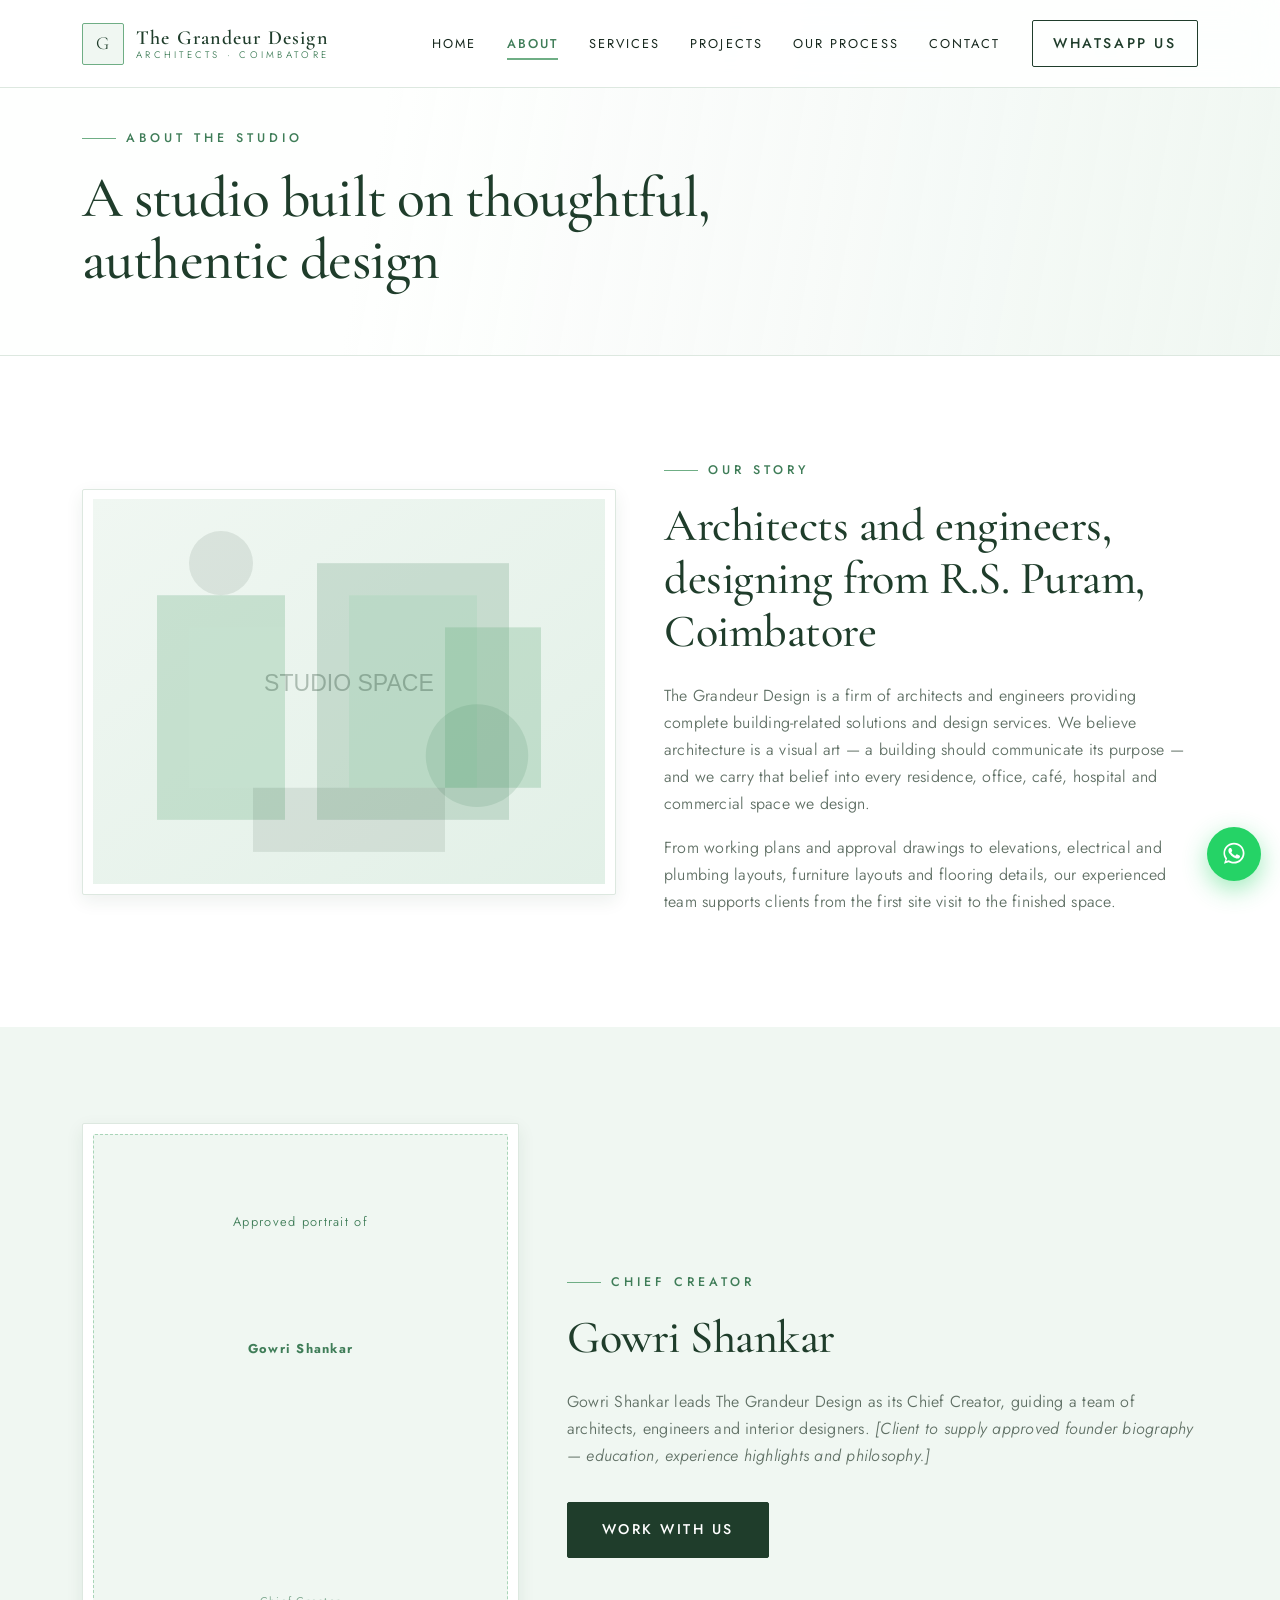
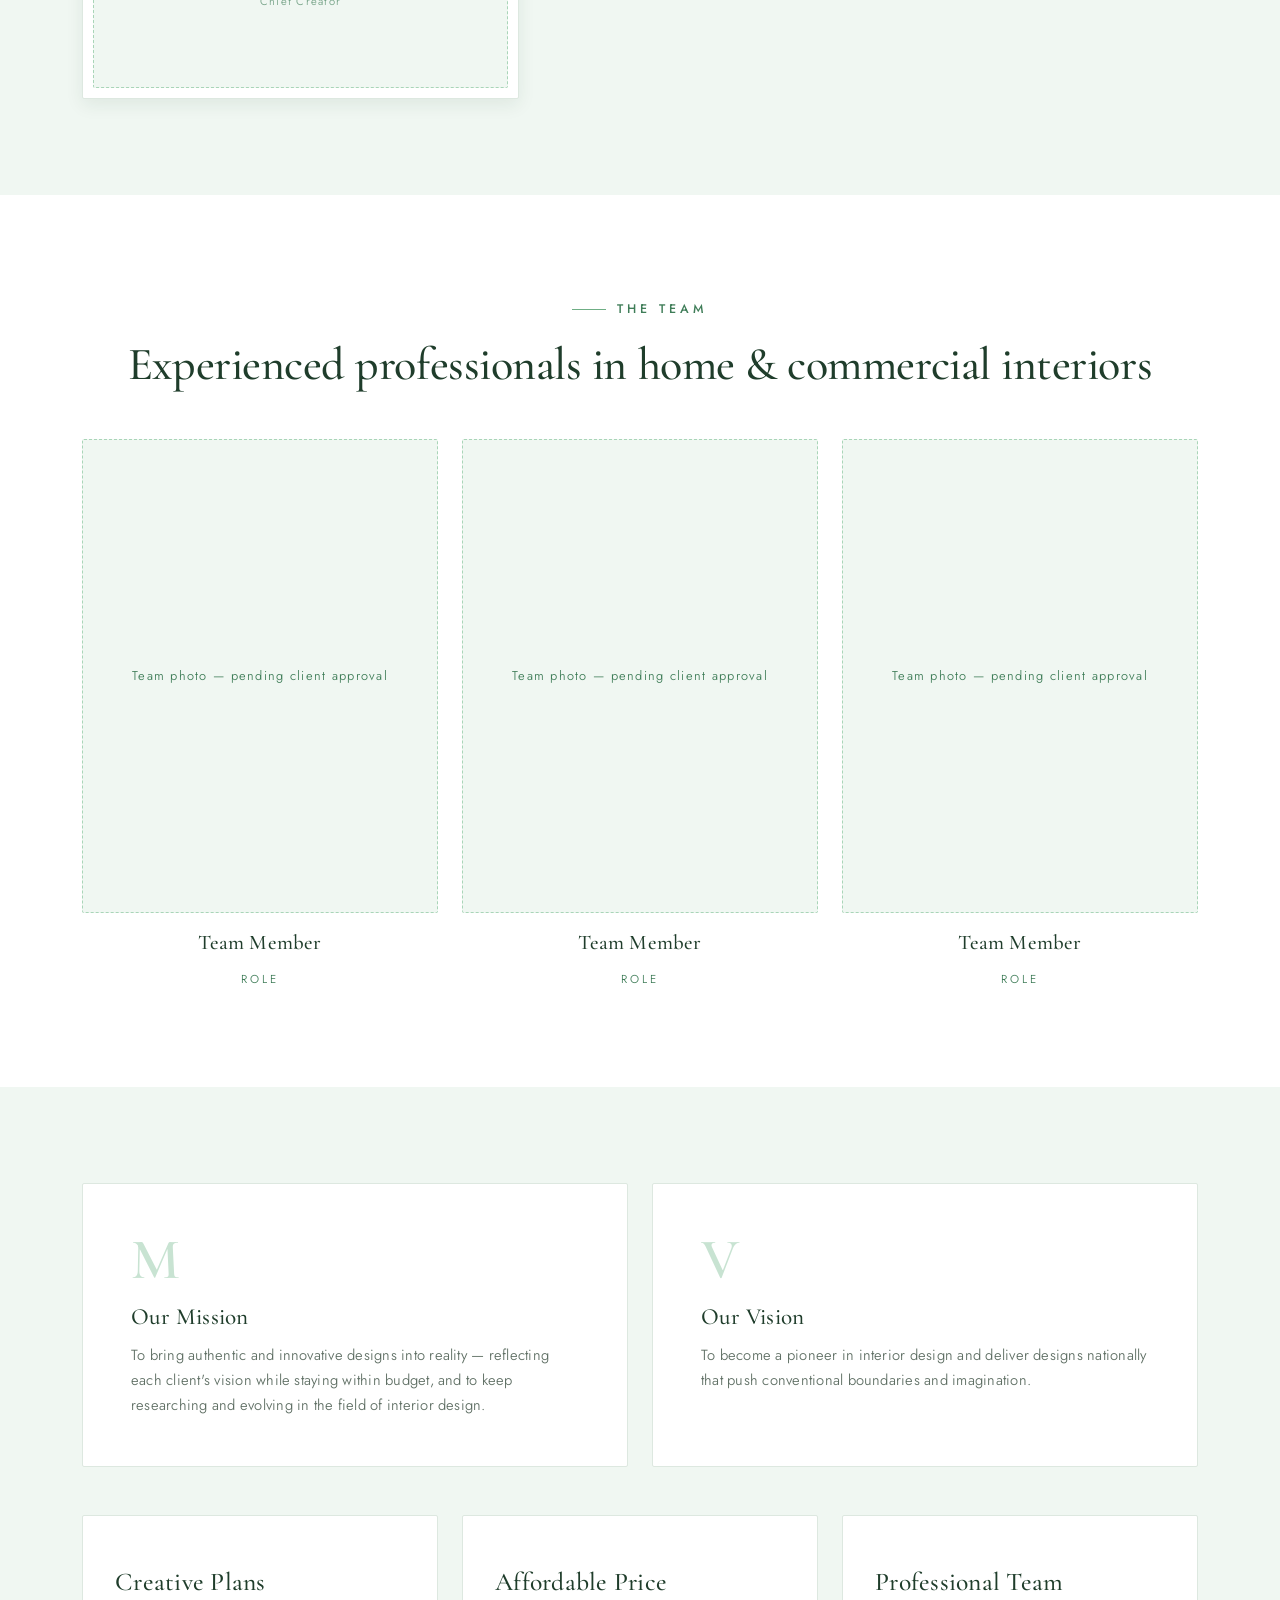
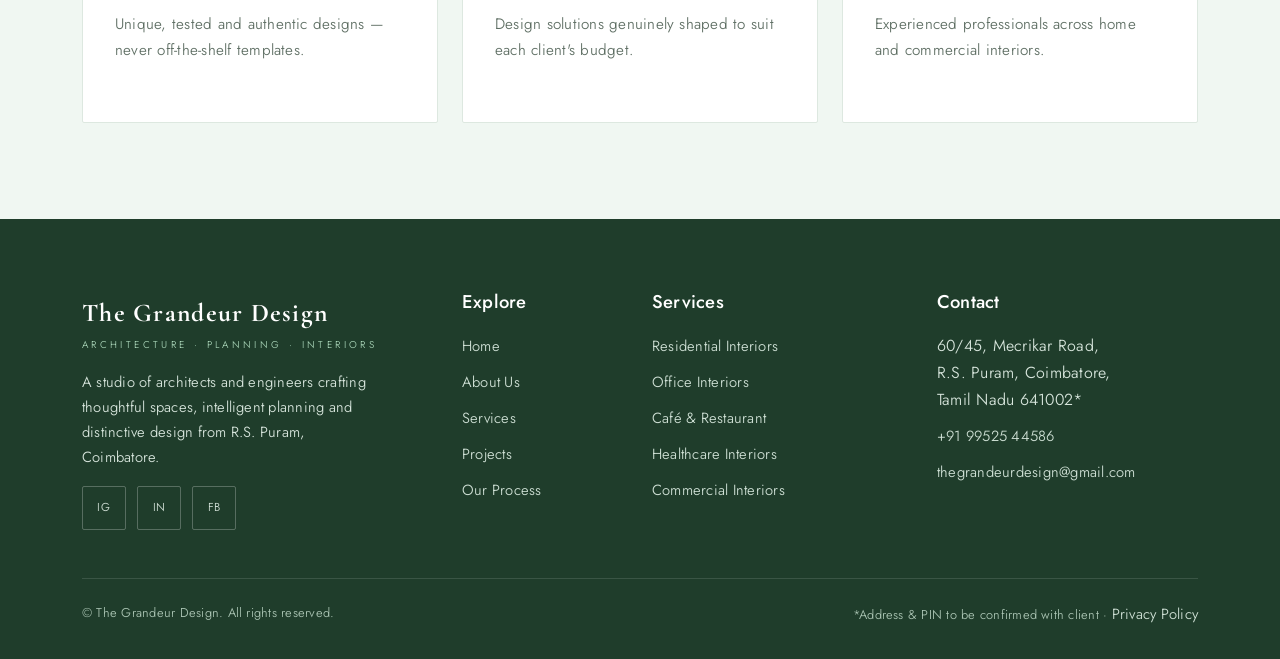
<file: about.html>
<!DOCTYPE html>
<html lang="en">
<head>
  <meta charset="UTF-8">
  <meta name="viewport" content="width=device-width, initial-scale=1, viewport-fit=cover">
  <meta name="theme-color" media="(prefers-color-scheme: light)" content="#ffffff">
  <meta name="theme-color" media="(prefers-color-scheme: dark)" content="#17281e">
  <meta name="color-scheme" content="light">
  <title>About Us — The Grandeur Design, Coimbatore</title>
  <meta name="description" content="Meet The Grandeur Design — a studio of architects and engineers led by Gowri Shankar in R.S. Puram, Coimbatore. Our story, mission, vision and approach.">
  <link rel="canonical" href="https://www.grandeurdesign.in/">
  <!-- Open Graph -->
  <meta property="og:type" content="website">
  <meta property="og:title" content="About Us — The Grandeur Design, Coimbatore">
  <meta property="og:description" content="Meet The Grandeur Design — a studio of architects and engineers led by Gowri Shankar in R.S. Puram, Coimbatore. Our story, mission, vision and approach.">
  <meta property="og:image" content="assets/images/hero.svg">
  <meta property="og:url" content="https://www.grandeurdesign.in/">
  <!-- LocalBusiness / Architect schema (placeholders — verify before launch) -->
  <script type="application/ld+json">
  {
    "@context": "https://schema.org",
    "@type": "ArchitecturalDesignOrganization",
    "name": "The Grandeur Design",
    "url": "https://www.grandeurdesign.in/",
    "telephone": "+91 99525 44586",
    "email": "thegrandeurdesign@gmail.com",
    "address": {
      "@type": "PostalAddress",
      "streetAddress": "60/45, Mecrikar Road, R.S. Puram",
      "addressLocality": "Coimbatore",
      "addressRegion": "Tamil Nadu",
      "postalCode": "641002",
      "addressCountry": "IN"
    }
  }
  </script>
  <!-- Fonts (optional — graceful fallback to system serif/sans) -->
  <link rel="preconnect" href="https://fonts.googleapis.com">
  <link rel="preconnect" href="https://fonts.gstatic.com" crossorigin>
  <link href="https://fonts.googleapis.com/css2?family=Cormorant+Garamond:wght@400;500;600&family=Jost:wght@300;400;500&display=swap" rel="stylesheet">
  <!-- Bootstrap 5 -->
  <link href="https://cdn.jsdelivr.net/npm/bootstrap@5.3.3/dist/css/bootstrap.min.css" rel="stylesheet">
  <link rel="stylesheet" href="assets/css/style.css">
</head>
<body>

  <div data-include="components/header.html"></div>

  <header class="gd-page-hero">
    <div class="container">
      <span class="gd-eyebrow">About the Studio</span>
      <h1 class="gd-display" style="font-size:clamp(2.2rem,4.5vw,3.6rem)">A studio built on thoughtful,<br>authentic design</h1>
    </div>
  </header>

  <section class="gd-section">
    <div class="container">
      <div class="row align-items-center g-5">
        <div class="col-lg-6 gd-reveal">
          <div class="gd-img-frame"><img src="assets/images/studio.svg" alt="The Grandeur Design team — replace with approved photograph" class="w-100" loading="lazy"></div>
        </div>
        <div class="col-lg-6 gd-reveal">
          <span class="gd-eyebrow">Our Story</span>
          <h2 class="gd-h2">Architects and engineers, designing from R.S. Puram, Coimbatore</h2>
          <p class="mt-4" style="color:var(--gd-stone)">The Grandeur Design is a firm of architects and engineers providing complete building-related solutions and design services. We believe architecture is a visual art — a building should communicate its purpose — and we carry that belief into every residence, office, caf&eacute;, hospital and commercial space we design.</p>
          <p style="color:var(--gd-stone)">From working plans and approval drawings to elevations, electrical and plumbing layouts, furniture layouts and flooring details, our experienced team supports clients from the first site visit to the finished space.</p>
        </div>
      </div>
    </div>
  </section>

  <!-- Founder -->
  <section class="gd-section gd-section-alt">
    <div class="container">
      <div class="row align-items-center g-5">
        <div class="col-lg-5 gd-reveal">
          <!-- REPLACE with approved portrait of Gowri Shankar -->
          <div class="gd-img-frame"><div class="gd-placeholder-box" style="aspect-ratio:3/4">Approved portrait of<br><strong>Gowri Shankar</strong><br><span style="font-size:.7rem; opacity:.7">Chief Creator</span></div></div>
        </div>
        <div class="col-lg-7 gd-reveal">
          <span class="gd-eyebrow">Chief Creator</span>
          <h2 class="gd-h2">Gowri Shankar</h2>
          <p class="mt-4" style="color:var(--gd-stone)">Gowri Shankar leads The Grandeur Design as its Chief Creator, guiding a team of architects, engineers and interior designers. <em>[Client to supply approved founder biography — education, experience highlights and philosophy.]</em></p>
          <a href="contact.html" class="btn-gd mt-3">Work With Us</a>
        </div>
      </div>
    </div>
  </section>

  <!-- Team placeholder -->
  <section class="gd-section">
    <div class="container">
      <div class="text-center mb-5 gd-reveal">
        <span class="gd-eyebrow" style="justify-content:center">The Team</span>
        <h2 class="gd-h2">Experienced professionals in home &amp; commercial interiors</h2>
      </div>
      <!-- REPLACE: approved team photos, names and roles -->
      <div class="row g-4">
        <div class="col-md-4 gd-reveal gd-team-card"><div class="gd-placeholder-box gd-team-photo">Team photo — pending client approval</div><h3>Team Member</h3><span>Role</span></div>
        <div class="col-md-4 gd-reveal gd-team-card"><div class="gd-placeholder-box gd-team-photo">Team photo — pending client approval</div><h3>Team Member</h3><span>Role</span></div>
        <div class="col-md-4 gd-reveal gd-team-card"><div class="gd-placeholder-box gd-team-photo">Team photo — pending client approval</div><h3>Team Member</h3><span>Role</span></div>
      </div>
    </div>
  </section>

  <!-- Mission & Vision -->
  <section class="gd-section gd-section-alt">
    <div class="container">
      <div class="row g-4">
        <div class="col-lg-6 gd-reveal"><div class="gd-process-step" style="padding:3rem"><span class="gd-step-num">M</span><h3>Our Mission</h3><p>To bring authentic and innovative designs into reality — reflecting each client's vision while staying within budget, and to keep researching and evolving in the field of interior design.</p></div></div>
        <div class="col-lg-6 gd-reveal"><div class="gd-process-step" style="padding:3rem"><span class="gd-step-num">V</span><h3>Our Vision</h3><p>To become a pioneer in interior design and deliver designs nationally that push conventional boundaries and imagination.</p></div></div>
      </div>
      <div class="row mt-4 g-4">
        <div class="col-md-4 gd-reveal"><div class="gd-service-card"><h3>Creative Plans</h3><p>Unique, tested and authentic designs — never off-the-shelf templates.</p></div></div>
        <div class="col-md-4 gd-reveal"><div class="gd-service-card"><h3>Affordable Price</h3><p>Design solutions genuinely shaped to suit each client's budget.</p></div></div>
        <div class="col-md-4 gd-reveal"><div class="gd-service-card"><h3>Professional Team</h3><p>Experienced professionals across home and commercial interiors.</p></div></div>
      </div>
    </div>
  </section>

  <div data-include="components/footer.html"></div>

  <!-- Bootstrap 5 + jQuery (CDN) -->
  <script src="https://cdn.jsdelivr.net/npm/bootstrap@5.3.3/dist/js/bootstrap.bundle.min.js"></script>
  <script src="https://code.jquery.com/jquery-3.7.1.min.js"></script>
  <script src="assets/js/projects-data.js"></script>
  <script src="assets/js/main.js"></script>
  <script src="assets/js/jquery-custom.js"></script>
</body>
</html>
</file>
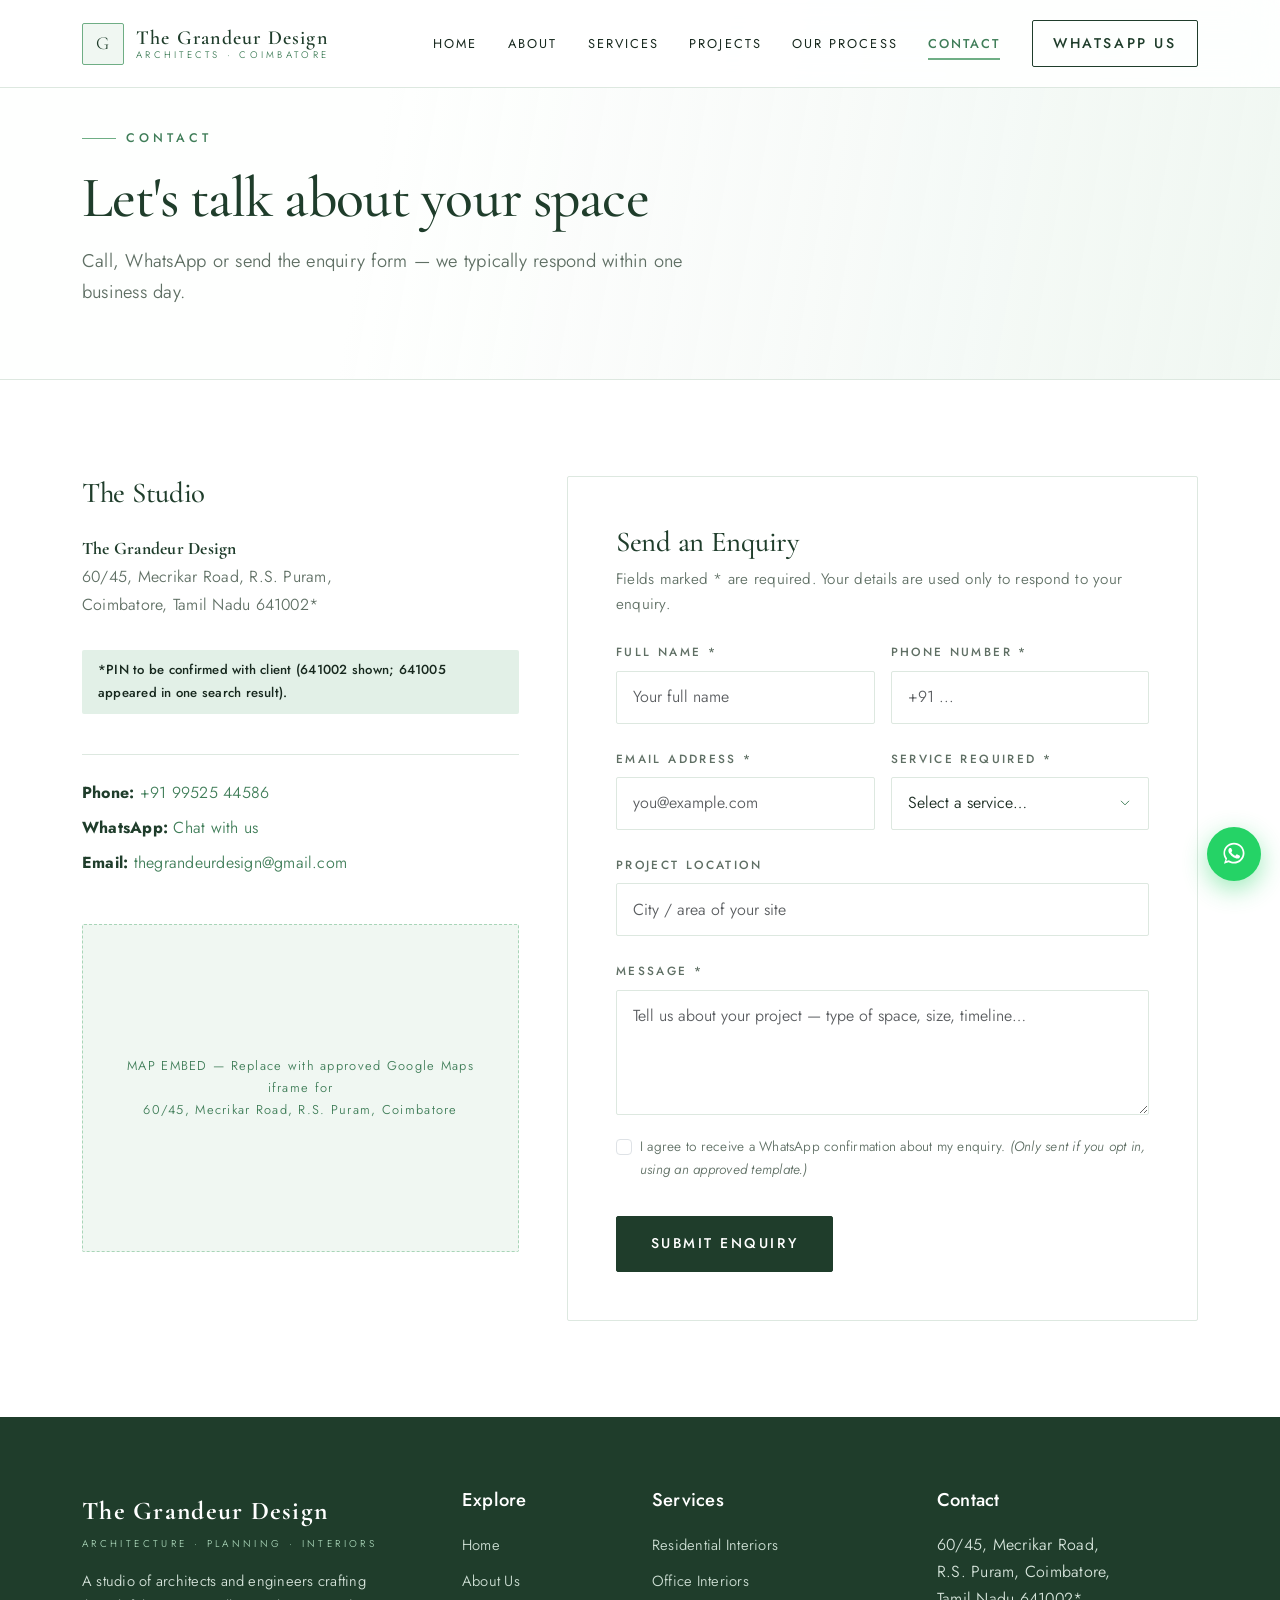
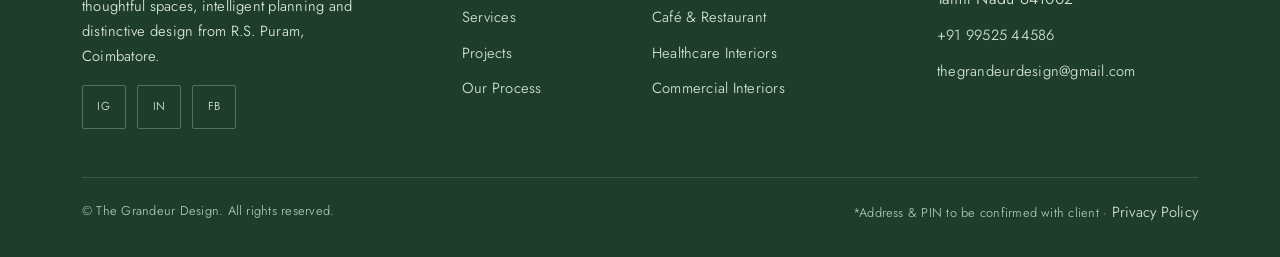
<file: contact.html>
<!DOCTYPE html>
<html lang="en">

<head>
  <meta charset="UTF-8">
  <meta name="viewport" content="width=device-width, initial-scale=1, viewport-fit=cover">
  <meta name="theme-color" media="(prefers-color-scheme: light)" content="#ffffff">
  <meta name="theme-color" media="(prefers-color-scheme: dark)" content="#17281e">
  <meta name="color-scheme" content="light">
  <title>Contact — The Grandeur Design, Coimbatore</title>
  <meta name="description"
    content="Contact The Grandeur Design in R.S. Puram, Coimbatore. Call, WhatsApp or send an enquiry for architecture, building planning and interior design services.">
  <link rel="canonical" href="https://www.grandeurdesign.in/">
  <!-- Open Graph -->
  <meta property="og:type" content="website">
  <meta property="og:title" content="Contact — The Grandeur Design, Coimbatore">
  <meta property="og:description"
    content="Contact The Grandeur Design in R.S. Puram, Coimbatore. Call, WhatsApp or send an enquiry for architecture, building planning and interior design services.">
  <meta property="og:image" content="assets/images/hero.svg">
  <meta property="og:url" content="https://www.grandeurdesign.in/">
  <!-- LocalBusiness / Architect schema (placeholders — verify before launch) -->
  <script type="application/ld+json">
  {
    "@context": "https://schema.org",
    "@type": "ArchitecturalDesignOrganization",
    "name": "The Grandeur Design",
    "url": "https://www.grandeurdesign.in/",
    "telephone": "+91 99525 44586",
    "email": "thegrandeurdesign@gmail.com",
    "address": {
      "@type": "PostalAddress",
      "streetAddress": "60/45, Mecrikar Road, R.S. Puram",
      "addressLocality": "Coimbatore",
      "addressRegion": "Tamil Nadu",
      "postalCode": "641002",
      "addressCountry": "IN"
    }
  }
  </script>
  <!-- Fonts (optional — graceful fallback to system serif/sans) -->
  <link rel="preconnect" href="https://fonts.googleapis.com">
  <link rel="preconnect" href="https://fonts.gstatic.com" crossorigin>
  <link
    href="https://fonts.googleapis.com/css2?family=Cormorant+Garamond:wght@400;500;600&family=Jost:wght@300;400;500&display=swap"
    rel="stylesheet">
  <!-- Bootstrap 5 -->
  <link href="https://cdn.jsdelivr.net/npm/bootstrap@5.3.3/dist/css/bootstrap.min.css" rel="stylesheet">
  <link rel="stylesheet" href="assets/css/style.css">
</head>

<body>

  <div data-include="components/header.html"></div>

  <header class="gd-page-hero">
    <div class="container">
      <span class="gd-eyebrow">Contact</span>
      <h1 class="gd-display" style="font-size:clamp(2.2rem,4.5vw,3.6rem)">Let's talk about your space</h1>
      <p class="gd-lead mt-3">Call, WhatsApp or send the enquiry form — we typically respond within one business day.
      </p>
    </div>
  </header>

  <section class="gd-section">
    <div class="container">
      <div class="row g-5">
        <div class="col-lg-5">
          <div class="gd-reveal">
            <h2 class="gd-h2" style="font-size:1.8rem">The Studio</h2>
            <address class="mt-4" style="color:var(--gd-stone); font-style:normal">
              <strong style="color:var(--gd-forest); font-family:var(--gd-serif); font-size:1.1rem">The Grandeur
                Design</strong><br>
              60/45, Mecrikar Road, R.S. Puram,<br>
              Coimbatore, Tamil Nadu 641002*
            </address>
            <p class="gd-stat-note text-start">*PIN to be confirmed with client (641002 shown; 641005 appeared in one
              search result).</p>
            <hr class="gd-rule my-4">
            <ul class="list-unstyled" style="color:var(--gd-stone)">
              <li class="mb-2"><strong style="color:var(--gd-forest)">Phone:</strong> <a href="tel:+919952544586">+91
                  99525 44586</a></li>
              <li class="mb-2"><strong style="color:var(--gd-forest)">WhatsApp:</strong> <a
                  href="https://wa.me/919952544586?text=Hello%20The%20Grandeur%20Design%2C%20I%20would%20like%20to%20discuss%20a%20project."
                  target="_blank" rel="noopener">Chat with us</a></li>
              <li><strong style="color:var(--gd-forest)">Email:</strong> <a
                  href="mailto:thegrandeurdesign@gmail.com">thegrandeurdesign@gmail.com</a></li>
            </ul>
          </div>

          <!-- REPLACE with client-approved Google Maps embed -->
          <div class="gd-placeholder-box mt-5" style="aspect-ratio:4/3">
            MAP EMBED — Replace with approved Google Maps iframe for<br>60/45, Mecrikar Road, R.S. Puram, Coimbatore
          </div>
        </div>

        <div class="col-lg-7">
          <div class="gd-service-card gd-reveal p-4 p-md-5">
            <h2 class="gd-h2" style="font-size:1.8rem">Send an Enquiry</h2>
            <p style="color:var(--gd-stone); font-size:.95rem">Fields marked * are required. Your details are used only
              to respond to your enquiry.</p>

            <!-- INTEGRATION POINT:
                 This form uses n8n for automation (email + WhatsApp).
                 Configure n8n webhook URL in assets/js/main.js (GD_CONFIG.n8nWebhookUrl) -->
            <form id="gd-enquiry-form" class="gd-form" novalidate>
              <div id="gd-form-alert" class="gd-alert mb-4" role="status" aria-live="polite"></div>

              <div class="row g-3">
                <div class="col-md-6 mb-1">
                  <label for="gd-name" class="form-label">Full Name *</label>
                  <input type="text" class="form-control" id="gd-name" autocomplete="name" autocapitalize="words" enterkeyhint="next" placeholder="Your full name">
                  <div class="gd-invalid-feedback"></div>
                </div>
                <div class="col-md-6 mb-1">
                  <label for="gd-phone" class="form-label">Phone Number *</label>
                  <input type="tel" class="form-control" id="gd-phone" autocomplete="tel" inputmode="tel" enterkeyhint="next" placeholder="+91 ...">
                  <div class="gd-invalid-feedback"></div>
                </div>
                <div class="col-md-6 mb-1">
                  <label for="gd-email" class="form-label">Email Address *</label>
                  <input type="email" class="form-control" id="gd-email" autocomplete="email" autocapitalize="none" autocorrect="off" enterkeyhint="next"
                    placeholder="you@example.com">
                  <div class="gd-invalid-feedback"></div>
                </div>
                <div class="col-md-6 mb-1">
                  <label for="gd-service" class="form-label">Service Required *</label>
                  <select class="form-select" id="gd-service">
                    <option value="">Select a service…</option>
                    <option>Residential Interior</option>
                    <option>Office Interior</option>
                    <option>Café / Restaurant Interior</option>
                    <option>Hotel Interior</option>
                    <option>Hospital / Healthcare Interior</option>
                    <option>Commercial Interior</option>
                    <option>Industrial Design</option>
                    <option>Landscape / Indoor Planting</option>
                    <option>Building Planning / Approval Drawings</option>
                    <option>Other</option>
                  </select>
                  <div class="gd-invalid-feedback"></div>
                </div>
                <div class="col-12 mb-1">
                  <label for="gd-location" class="form-label">Project Location</label>
                  <input type="text" class="form-control" id="gd-location" enterkeyhint="next" placeholder="City / area of your site">
                  <div class="gd-invalid-feedback"></div>
                </div>
                <div class="col-12 mb-1">
                  <label for="gd-message" class="form-label">Message *</label>
                  <textarea class="form-control" id="gd-message" rows="4" enterkeyhint="done"
                    placeholder="Tell us about your project — type of space, size, timeline…"></textarea>
                  <div class="gd-invalid-feedback"></div>
                </div>
                <div class="col-12 mb-3">
                  <div class="form-check">
                    <input class="form-check-input" type="checkbox" id="gd-wa-optin">
                    <label class="form-check-label" style="font-size:.85rem; color:var(--gd-stone)" for="gd-wa-optin">
                      I agree to receive a WhatsApp confirmation about my enquiry. <em>(Only sent if you opt in, using
                        an approved template.)</em>
                    </label>
                  </div>
                </div>
                <div class="col-12">
                  <button type="submit" class="btn-gd w-100 w-md-auto" id="gd-submit-btn">Submit Enquiry</button>
                </div>
              </div>
            </form>
          </div>
        </div>
      </div>
    </div>
  </section>

  <div data-include="components/footer.html"></div>

  <!-- Bootstrap 5 + jQuery (CDN) -->
  <script src="https://cdn.jsdelivr.net/npm/bootstrap@5.3.3/dist/js/bootstrap.bundle.min.js"></script>
  <script src="https://code.jquery.com/jquery-3.7.1.min.js"></script>
  <script src="assets/js/projects-data.js"></script>
  <script src="assets/js/main.js"></script>
  <script src="assets/js/jquery-custom.js"></script>
</body>

</html>
</file>
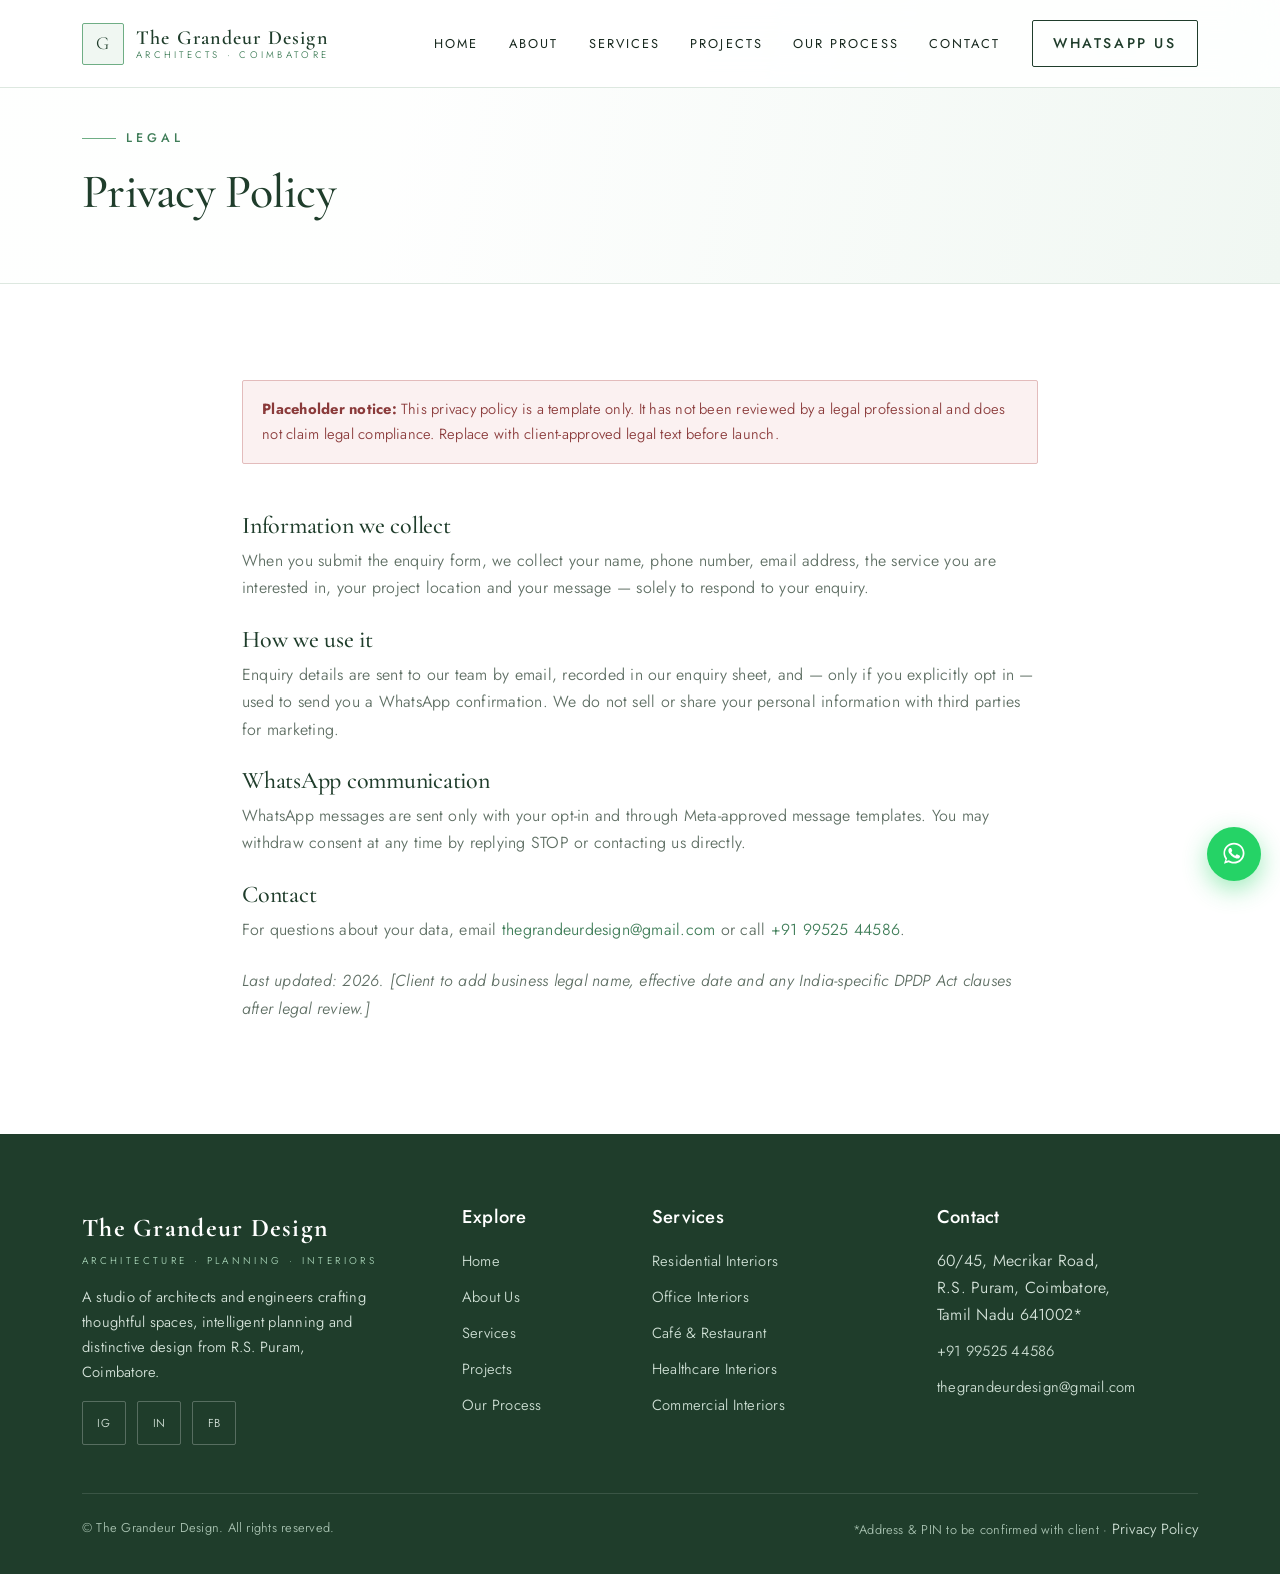
<file: privacy-policy.html>
<!DOCTYPE html>
<html lang="en">
<head>
  <meta charset="UTF-8">
  <meta name="viewport" content="width=device-width, initial-scale=1, viewport-fit=cover">
  <meta name="theme-color" media="(prefers-color-scheme: light)" content="#ffffff">
  <meta name="theme-color" media="(prefers-color-scheme: dark)" content="#17281e">
  <meta name="color-scheme" content="light">
  <title>Privacy Policy — The Grandeur Design</title>
  <meta name="description" content="Privacy policy placeholder for The Grandeur Design website.">
  <link rel="canonical" href="https://www.grandeurdesign.in/">
  <!-- Open Graph -->
  <meta property="og:type" content="website">
  <meta property="og:title" content="Privacy Policy — The Grandeur Design">
  <meta property="og:description" content="Privacy policy placeholder for The Grandeur Design website.">
  <meta property="og:image" content="assets/images/hero.svg">
  <meta property="og:url" content="https://www.grandeurdesign.in/">
  <!-- LocalBusiness / Architect schema (placeholders — verify before launch) -->
  <script type="application/ld+json">
  {
    "@context": "https://schema.org",
    "@type": "ArchitecturalDesignOrganization",
    "name": "The Grandeur Design",
    "url": "https://www.grandeurdesign.in/",
    "telephone": "+91 99525 44586",
    "email": "thegrandeurdesign@gmail.com",
    "address": {
      "@type": "PostalAddress",
      "streetAddress": "60/45, Mecrikar Road, R.S. Puram",
      "addressLocality": "Coimbatore",
      "addressRegion": "Tamil Nadu",
      "postalCode": "641002",
      "addressCountry": "IN"
    }
  }
  </script>
  <!-- Fonts (optional — graceful fallback to system serif/sans) -->
  <link rel="preconnect" href="https://fonts.googleapis.com">
  <link rel="preconnect" href="https://fonts.gstatic.com" crossorigin>
  <link href="https://fonts.googleapis.com/css2?family=Cormorant+Garamond:wght@400;500;600&family=Jost:wght@300;400;500&display=swap" rel="stylesheet">
  <!-- Bootstrap 5 -->
  <link href="https://cdn.jsdelivr.net/npm/bootstrap@5.3.3/dist/css/bootstrap.min.css" rel="stylesheet">
  <link rel="stylesheet" href="assets/css/style.css">
</head>
<body>

  <div data-include="components/header.html"></div>

  <header class="gd-page-hero">
    <div class="container">
      <span class="gd-eyebrow">Legal</span>
      <h1 class="gd-display" style="font-size:clamp(2rem,4vw,3rem)">Privacy Policy</h1>
    </div>
  </header>

  <section class="gd-section">
    <div class="container" style="max-width:820px">
      <div class="gd-alert gd-alert-error show">
        <strong>Placeholder notice:</strong> This privacy policy is a template only. It has not been reviewed by a legal professional and does not claim legal compliance. Replace with client-approved legal text before launch.
      </div>
      <h2 class="gd-h2 mt-5" style="font-size:1.5rem">Information we collect</h2>
      <p style="color:var(--gd-stone)">When you submit the enquiry form, we collect your name, phone number, email address, the service you are interested in, your project location and your message — solely to respond to your enquiry.</p>
      <h2 class="gd-h2 mt-4" style="font-size:1.5rem">How we use it</h2>
      <p style="color:var(--gd-stone)">Enquiry details are sent to our team by email, recorded in our enquiry sheet, and — only if you explicitly opt in — used to send you a WhatsApp confirmation. We do not sell or share your personal information with third parties for marketing.</p>
      <h2 class="gd-h2 mt-4" style="font-size:1.5rem">WhatsApp communication</h2>
      <p style="color:var(--gd-stone)">WhatsApp messages are sent only with your opt-in and through Meta-approved message templates. You may withdraw consent at any time by replying STOP or contacting us directly.</p>
      <h2 class="gd-h2 mt-4" style="font-size:1.5rem">Contact</h2>
      <p style="color:var(--gd-stone)">For questions about your data, email <a href="mailto:thegrandeurdesign@gmail.com">thegrandeurdesign@gmail.com</a> or call <a href="tel:+919952544586">+91 99525 44586</a>.</p>
      <p class="mt-4" style="color:var(--gd-stone)"><em>Last updated: <span class="gd-year"></span>. [Client to add business legal name, effective date and any India-specific DPDP Act clauses after legal review.]</em></p>
    </div>
  </section>

  <div data-include="components/footer.html"></div>

  <!-- Bootstrap 5 + jQuery (CDN) -->
  <script src="https://cdn.jsdelivr.net/npm/bootstrap@5.3.3/dist/js/bootstrap.bundle.min.js"></script>
  <script src="https://code.jquery.com/jquery-3.7.1.min.js"></script>
  <script src="assets/js/projects-data.js"></script>
  <script src="assets/js/main.js"></script>
  <script src="assets/js/jquery-custom.js"></script>
</body>
</html>
</file>
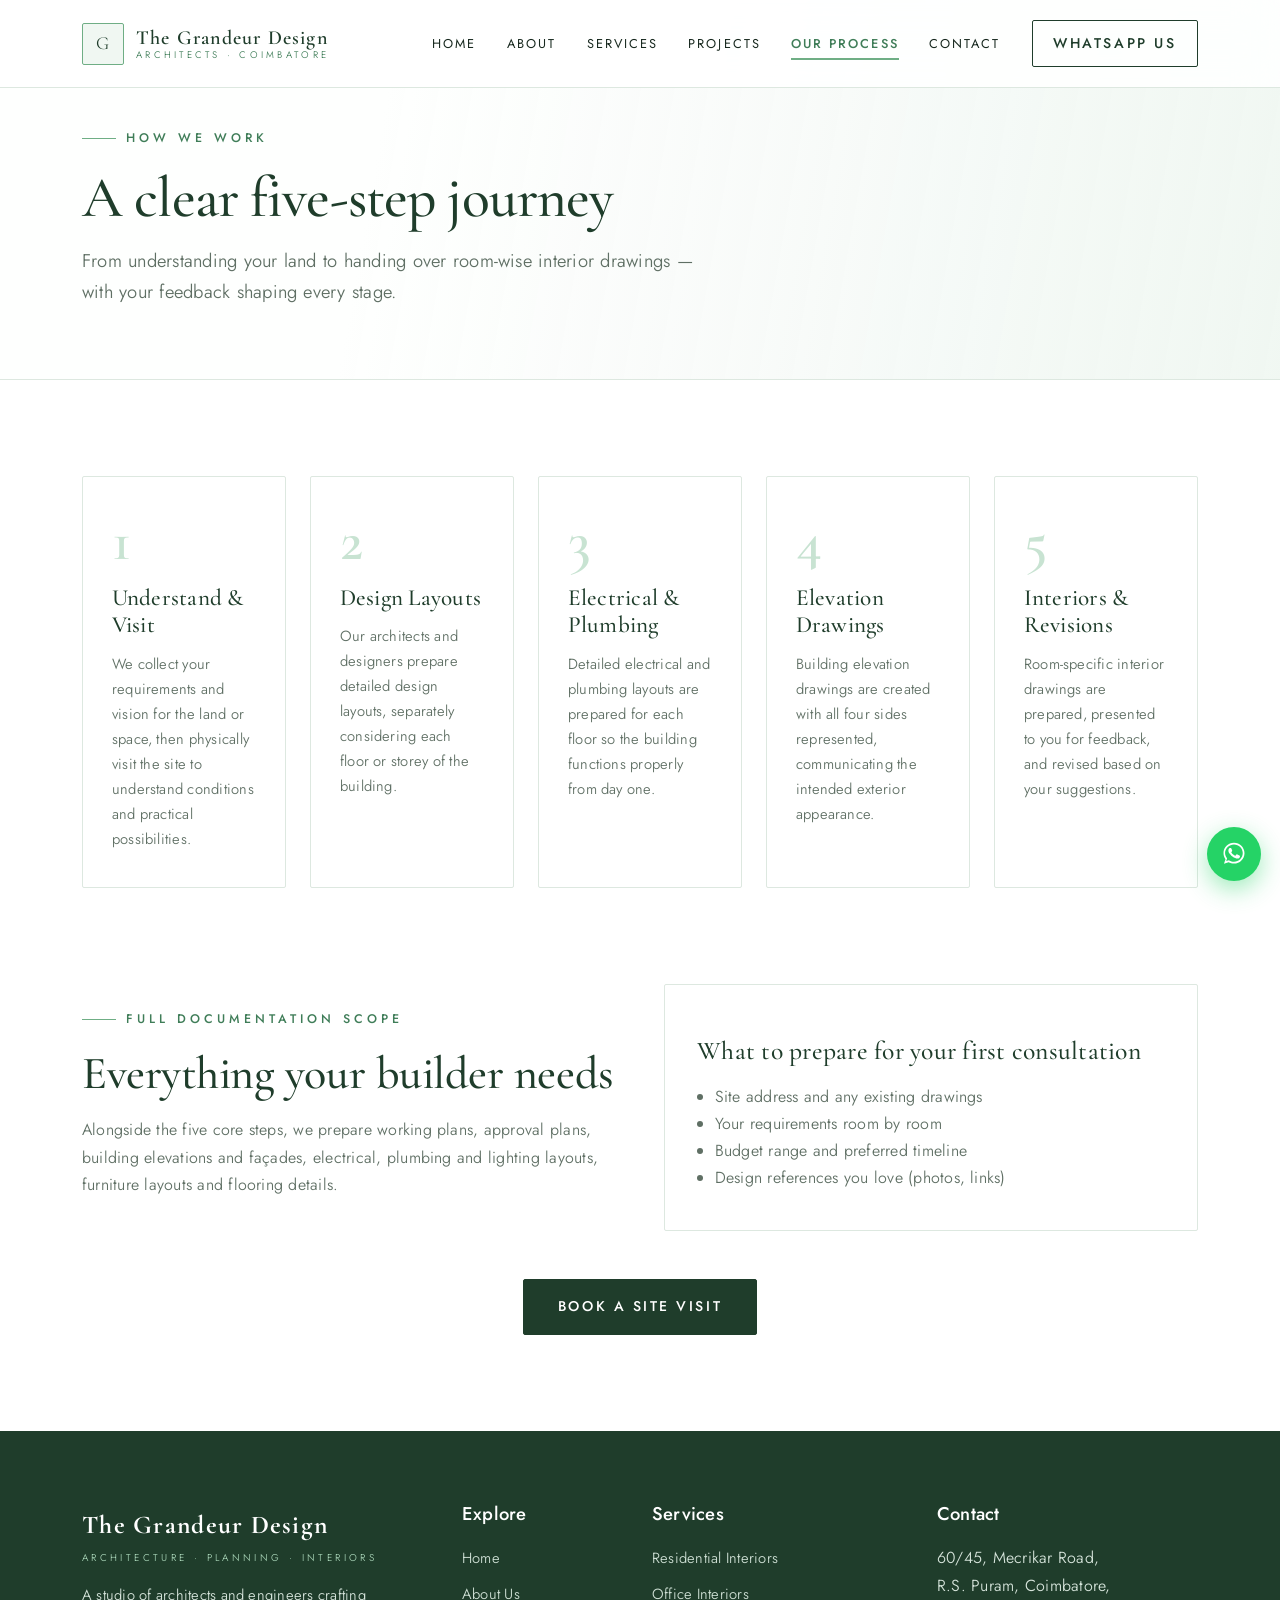
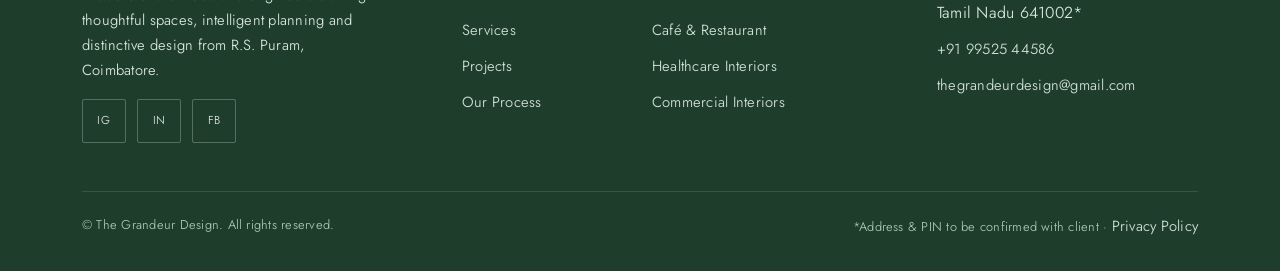
<file: process.html>
<!DOCTYPE html>
<html lang="en">
<head>
  <meta charset="UTF-8">
  <meta name="viewport" content="width=device-width, initial-scale=1, viewport-fit=cover">
  <meta name="theme-color" media="(prefers-color-scheme: light)" content="#ffffff">
  <meta name="theme-color" media="(prefers-color-scheme: dark)" content="#17281e">
  <meta name="color-scheme" content="light">
  <title>Our Process — The Grandeur Design</title>
  <meta name="description" content="A clear five-step workflow: site visit, floor-wise design layouts, electrical and plumbing drawings, four-side elevations and room-wise interiors with revisions.">
  <link rel="canonical" href="https://www.grandeurdesign.in/">
  <!-- Open Graph -->
  <meta property="og:type" content="website">
  <meta property="og:title" content="Our Process — The Grandeur Design">
  <meta property="og:description" content="A clear five-step workflow: site visit, floor-wise design layouts, electrical and plumbing drawings, four-side elevations and room-wise interiors with revisions.">
  <meta property="og:image" content="assets/images/hero.svg">
  <meta property="og:url" content="https://www.grandeurdesign.in/">
  <!-- LocalBusiness / Architect schema (placeholders — verify before launch) -->
  <script type="application/ld+json">
  {
    "@context": "https://schema.org",
    "@type": "ArchitecturalDesignOrganization",
    "name": "The Grandeur Design",
    "url": "https://www.grandeurdesign.in/",
    "telephone": "+91 99525 44586",
    "email": "thegrandeurdesign@gmail.com",
    "address": {
      "@type": "PostalAddress",
      "streetAddress": "60/45, Mecrikar Road, R.S. Puram",
      "addressLocality": "Coimbatore",
      "addressRegion": "Tamil Nadu",
      "postalCode": "641002",
      "addressCountry": "IN"
    }
  }
  </script>
  <!-- Fonts (optional — graceful fallback to system serif/sans) -->
  <link rel="preconnect" href="https://fonts.googleapis.com">
  <link rel="preconnect" href="https://fonts.gstatic.com" crossorigin>
  <link href="https://fonts.googleapis.com/css2?family=Cormorant+Garamond:wght@400;500;600&family=Jost:wght@300;400;500&display=swap" rel="stylesheet">
  <!-- Bootstrap 5 -->
  <link href="https://cdn.jsdelivr.net/npm/bootstrap@5.3.3/dist/css/bootstrap.min.css" rel="stylesheet">
  <link rel="stylesheet" href="assets/css/style.css">
</head>
<body>

  <div data-include="components/header.html"></div>

  <header class="gd-page-hero">
    <div class="container">
      <span class="gd-eyebrow">How We Work</span>
      <h1 class="gd-display" style="font-size:clamp(2.2rem,4.5vw,3.6rem)">A clear five-step journey</h1>
      <p class="gd-lead mt-3">From understanding your land to handing over room-wise interior drawings — with your feedback shaping every stage.</p>
    </div>
  </header>

  <section class="gd-section">
    <div class="container">
      <div class="row g-4">
        <div class="col-md-6 col-lg gd-reveal"><div class="gd-process-step"><span class="gd-step-num">1</span><h3>Understand &amp; Visit</h3><p>We collect your requirements and vision for the land or space, then physically visit the site to understand conditions and practical possibilities.</p></div></div>
        <div class="col-md-6 col-lg gd-reveal"><div class="gd-process-step"><span class="gd-step-num">2</span><h3>Design Layouts</h3><p>Our architects and designers prepare detailed design layouts, separately considering each floor or storey of the building.</p></div></div>
        <div class="col-md-6 col-lg gd-reveal"><div class="gd-process-step"><span class="gd-step-num">3</span><h3>Electrical &amp; Plumbing</h3><p>Detailed electrical and plumbing layouts are prepared for each floor so the building functions properly from day one.</p></div></div>
        <div class="col-md-6 col-lg gd-reveal"><div class="gd-process-step"><span class="gd-step-num">4</span><h3>Elevation Drawings</h3><p>Building elevation drawings are created with all four sides represented, communicating the intended exterior appearance.</p></div></div>
        <div class="col-md-6 col-lg gd-reveal"><div class="gd-process-step"><span class="gd-step-num">5</span><h3>Interiors &amp; Revisions</h3><p>Room-specific interior drawings are prepared, presented to you for feedback, and revised based on your suggestions.</p></div></div>
      </div>

      <div class="row mt-5 g-5 align-items-center gd-reveal">
        <div class="col-lg-6">
          <span class="gd-eyebrow">Full Documentation Scope</span>
          <h2 class="gd-h2">Everything your builder needs</h2>
          <p class="mt-3" style="color:var(--gd-stone)">Alongside the five core steps, we prepare working plans, approval plans, building elevations and fa&ccedil;ades, electrical, plumbing and lighting layouts, furniture layouts and flooring details.</p>
        </div>
        <div class="col-lg-6">
          <div class="gd-service-card">
            <h3 class="mb-3">What to prepare for your first consultation</h3>
            <ul class="mb-0" style="color:var(--gd-stone); padding-left:1.1rem">
              <li>Site address and any existing drawings</li>
              <li>Your requirements room by room</li>
              <li>Budget range and preferred timeline</li>
              <li>Design references you love (photos, links)</li>
            </ul>
          </div>
        </div>
      </div>

      <div class="text-center mt-5 gd-reveal">
        <a href="contact.html" class="btn-gd">Book a Site Visit</a>
      </div>
    </div>
  </section>

  <div data-include="components/footer.html"></div>

  <!-- Bootstrap 5 + jQuery (CDN) -->
  <script src="https://cdn.jsdelivr.net/npm/bootstrap@5.3.3/dist/js/bootstrap.bundle.min.js"></script>
  <script src="https://code.jquery.com/jquery-3.7.1.min.js"></script>
  <script src="assets/js/projects-data.js"></script>
  <script src="assets/js/main.js"></script>
  <script src="assets/js/jquery-custom.js"></script>
</body>
</html>
</file>
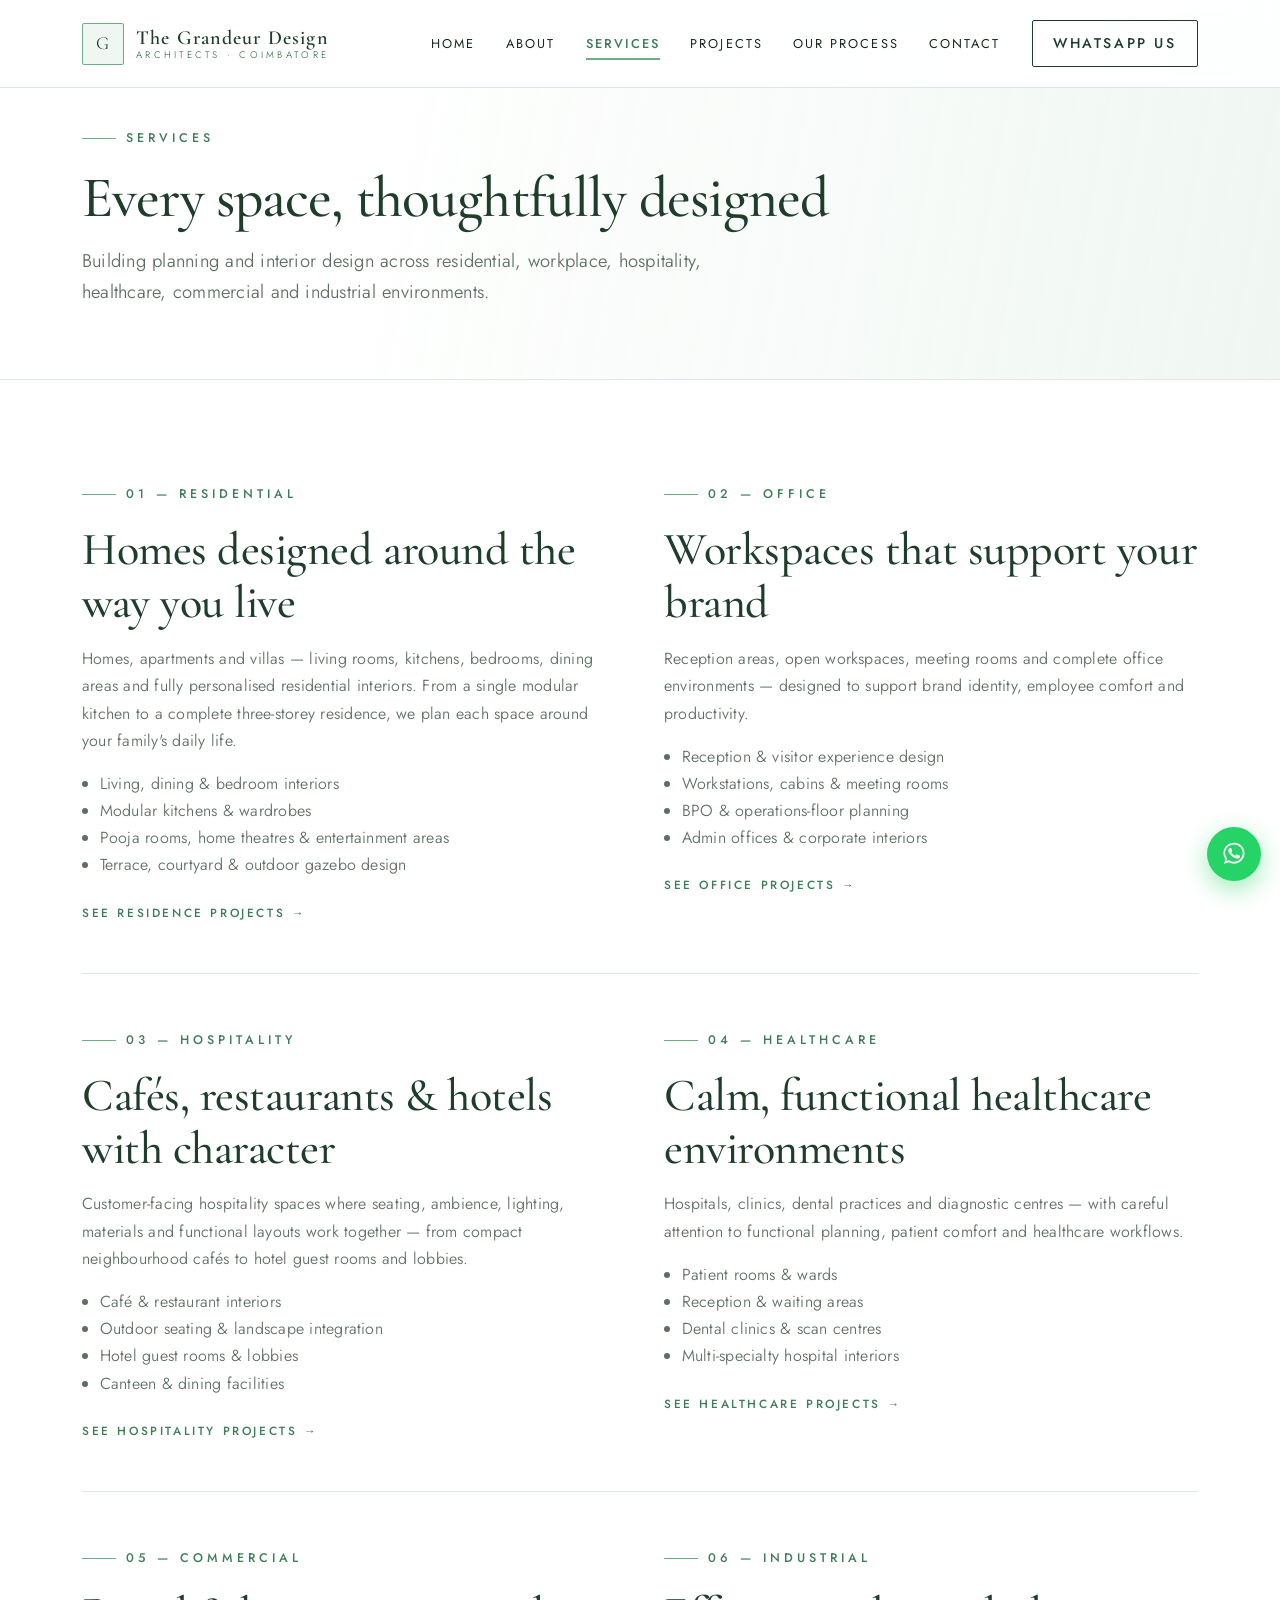
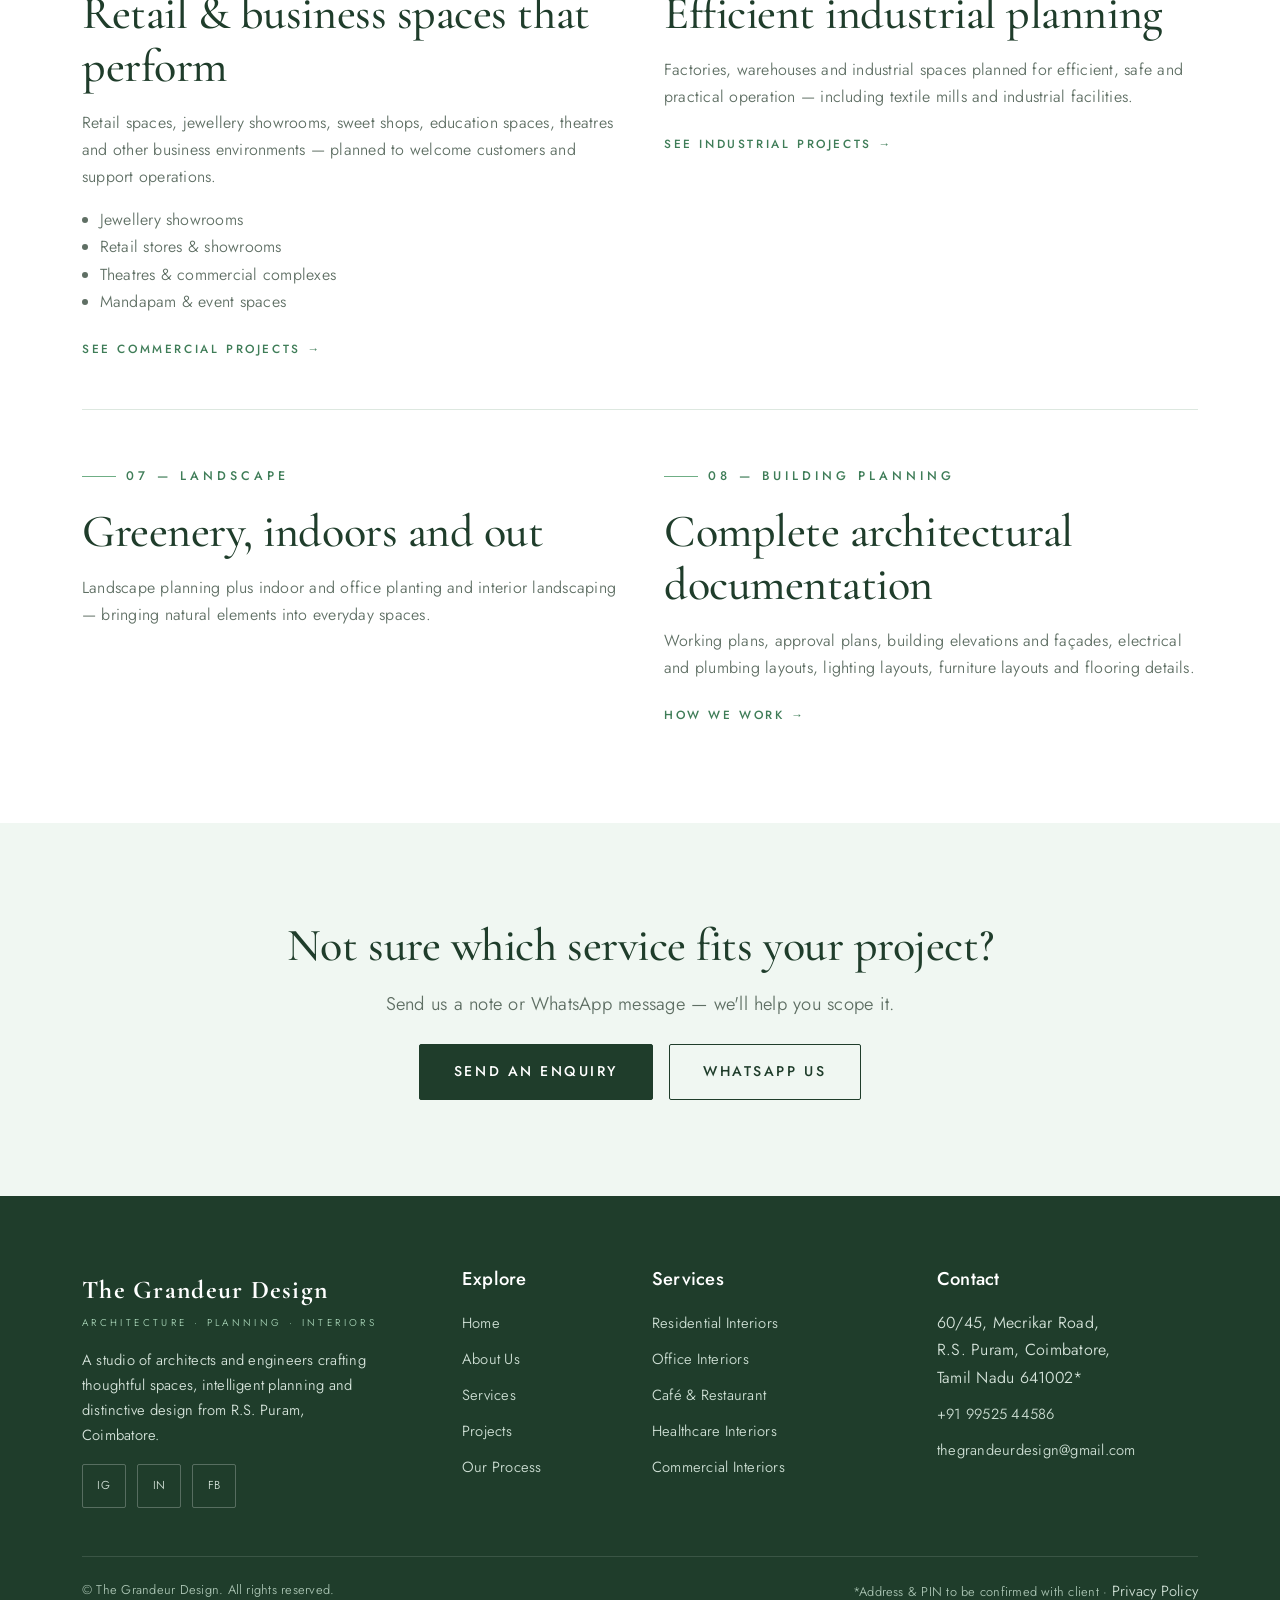
<file: services.html>
<!DOCTYPE html>
<html lang="en">
<head>
  <meta charset="UTF-8">
  <meta name="viewport" content="width=device-width, initial-scale=1, viewport-fit=cover">
  <meta name="theme-color" media="(prefers-color-scheme: light)" content="#ffffff">
  <meta name="theme-color" media="(prefers-color-scheme: dark)" content="#17281e">
  <meta name="color-scheme" content="light">
  <title>Interior Design Services in Coimbatore — The Grandeur Design</title>
  <meta name="description" content="Residential, office, cafe & restaurant, hotel, healthcare, commercial, industrial and landscape design services by The Grandeur Design, Coimbatore.">
  <link rel="canonical" href="https://www.grandeurdesign.in/">
  <!-- Open Graph -->
  <meta property="og:type" content="website">
  <meta property="og:title" content="Interior Design Services in Coimbatore — The Grandeur Design">
  <meta property="og:description" content="Residential, office, cafe & restaurant, hotel, healthcare, commercial, industrial and landscape design services by The Grandeur Design, Coimbatore.">
  <meta property="og:image" content="assets/images/hero.svg">
  <meta property="og:url" content="https://www.grandeurdesign.in/">
  <!-- LocalBusiness / Architect schema (placeholders — verify before launch) -->
  <script type="application/ld+json">
  {
    "@context": "https://schema.org",
    "@type": "ArchitecturalDesignOrganization",
    "name": "The Grandeur Design",
    "url": "https://www.grandeurdesign.in/",
    "telephone": "+91 99525 44586",
    "email": "thegrandeurdesign@gmail.com",
    "address": {
      "@type": "PostalAddress",
      "streetAddress": "60/45, Mecrikar Road, R.S. Puram",
      "addressLocality": "Coimbatore",
      "addressRegion": "Tamil Nadu",
      "postalCode": "641002",
      "addressCountry": "IN"
    }
  }
  </script>
  <!-- Fonts (optional — graceful fallback to system serif/sans) -->
  <link rel="preconnect" href="https://fonts.googleapis.com">
  <link rel="preconnect" href="https://fonts.gstatic.com" crossorigin>
  <link href="https://fonts.googleapis.com/css2?family=Cormorant+Garamond:wght@400;500;600&family=Jost:wght@300;400;500&display=swap" rel="stylesheet">
  <!-- Bootstrap 5 -->
  <link href="https://cdn.jsdelivr.net/npm/bootstrap@5.3.3/dist/css/bootstrap.min.css" rel="stylesheet">
  <link rel="stylesheet" href="assets/css/style.css">
</head>
<body>

  <div data-include="components/header.html"></div>

  <header class="gd-page-hero">
    <div class="container">
      <span class="gd-eyebrow">Services</span>
      <h1 class="gd-display" style="font-size:clamp(2.2rem,4.5vw,3.6rem)">Every space, thoughtfully designed</h1>
      <p class="gd-lead mt-3">Building planning and interior design across residential, workplace, hospitality, healthcare, commercial and industrial environments.</p>
    </div>
  </header>

  <section class="gd-section">
    <div class="container">
      <div class="row g-5">
        <div class="col-lg-6 gd-reveal" id="residential">
          <span class="gd-eyebrow">01 — Residential</span>
          <h2 class="gd-h2">Homes designed around the way you live</h2>
          <p class="mt-3" style="color:var(--gd-stone)">Homes, apartments and villas — living rooms, kitchens, bedrooms, dining areas and fully personalised residential interiors. From a single modular kitchen to a complete three-storey residence, we plan each space around your family's daily life.</p>
          <ul style="color:var(--gd-stone); padding-left:1.1rem">
            <li>Living, dining &amp; bedroom interiors</li>
            <li>Modular kitchens &amp; wardrobes</li>
            <li>Pooja rooms, home theatres &amp; entertainment areas</li>
            <li>Terrace, courtyard &amp; outdoor gazebo design</li>
          </ul>
          <a href="projects.html" class="gd-service-link d-inline-block mt-2">See residence projects &rarr;</a>
        </div>
        <div class="col-lg-6 gd-reveal" id="office">
          <span class="gd-eyebrow">02 — Office</span>
          <h2 class="gd-h2">Workspaces that support your brand</h2>
          <p class="mt-3" style="color:var(--gd-stone)">Reception areas, open workspaces, meeting rooms and complete office environments — designed to support brand identity, employee comfort and productivity.</p>
          <ul style="color:var(--gd-stone); padding-left:1.1rem">
            <li>Reception &amp; visitor experience design</li>
            <li>Workstations, cabins &amp; meeting rooms</li>
            <li>BPO &amp; operations-floor planning</li>
            <li>Admin offices &amp; corporate interiors</li>
          </ul>
          <a href="projects.html" class="gd-service-link d-inline-block mt-2">See office projects &rarr;</a>
        </div>
      </div>
      <hr class="gd-rule my-5">
      <div class="row g-5">
        <div class="col-lg-6 gd-reveal" id="hospitality">
          <span class="gd-eyebrow">03 — Hospitality</span>
          <h2 class="gd-h2">Caf&eacute;s, restaurants &amp; hotels with character</h2>
          <p class="mt-3" style="color:var(--gd-stone)">Customer-facing hospitality spaces where seating, ambience, lighting, materials and functional layouts work together — from compact neighbourhood caf&eacute;s to hotel guest rooms and lobbies.</p>
          <ul style="color:var(--gd-stone); padding-left:1.1rem">
            <li>Caf&eacute; &amp; restaurant interiors</li>
            <li>Outdoor seating &amp; landscape integration</li>
            <li>Hotel guest rooms &amp; lobbies</li>
            <li>Canteen &amp; dining facilities</li>
          </ul>
          <a href="projects.html" class="gd-service-link d-inline-block mt-2">See hospitality projects &rarr;</a>
        </div>
        <div class="col-lg-6 gd-reveal" id="healthcare">
          <span class="gd-eyebrow">04 — Healthcare</span>
          <h2 class="gd-h2">Calm, functional healthcare environments</h2>
          <p class="mt-3" style="color:var(--gd-stone)">Hospitals, clinics, dental practices and diagnostic centres — with careful attention to functional planning, patient comfort and healthcare workflows.</p>
          <ul style="color:var(--gd-stone); padding-left:1.1rem">
            <li>Patient rooms &amp; wards</li>
            <li>Reception &amp; waiting areas</li>
            <li>Dental clinics &amp; scan centres</li>
            <li>Multi-specialty hospital interiors</li>
          </ul>
          <a href="projects.html" class="gd-service-link d-inline-block mt-2">See healthcare projects &rarr;</a>
        </div>
      </div>
      <hr class="gd-rule my-5">
      <div class="row g-5">
        <div class="col-lg-6 gd-reveal" id="commercial">
          <span class="gd-eyebrow">05 — Commercial</span>
          <h2 class="gd-h2">Retail &amp; business spaces that perform</h2>
          <p class="mt-3" style="color:var(--gd-stone)">Retail spaces, jewellery showrooms, sweet shops, education spaces, theatres and other business environments — planned to welcome customers and support operations.</p>
          <ul style="color:var(--gd-stone); padding-left:1.1rem">
            <li>Jewellery showrooms</li>
            <li>Retail stores &amp; showrooms</li>
            <li>Theatres &amp; commercial complexes</li>
            <li>Mandapam &amp; event spaces</li>
          </ul>
          <a href="projects.html" class="gd-service-link d-inline-block mt-2">See commercial projects &rarr;</a>
        </div>
        <div class="col-lg-6 gd-reveal" id="industrial">
          <span class="gd-eyebrow">06 — Industrial</span>
          <h2 class="gd-h2">Efficient industrial planning</h2>
          <p class="mt-3" style="color:var(--gd-stone)">Factories, warehouses and industrial spaces planned for efficient, safe and practical operation — including textile mills and industrial facilities.</p>
          <a href="projects.html" class="gd-service-link d-inline-block mt-2">See industrial projects &rarr;</a>
        </div>
      </div>
      <hr class="gd-rule my-5">
      <div class="row g-5">
        <div class="col-lg-6 gd-reveal" id="landscape">
          <span class="gd-eyebrow">07 — Landscape</span>
          <h2 class="gd-h2">Greenery, indoors and out</h2>
          <p class="mt-3" style="color:var(--gd-stone)">Landscape planning plus indoor and office planting and interior landscaping — bringing natural elements into everyday spaces.</p>
        </div>
        <div class="col-lg-6 gd-reveal" id="planning">
          <span class="gd-eyebrow">08 — Building Planning</span>
          <h2 class="gd-h2">Complete architectural documentation</h2>
          <p class="mt-3" style="color:var(--gd-stone)">Working plans, approval plans, building elevations and fa&ccedil;ades, electrical and plumbing layouts, lighting layouts, furniture layouts and flooring details.</p>
          <a href="process.html" class="gd-service-link d-inline-block mt-2">How we work &rarr;</a>
        </div>
      </div>
    </div>
  </section>

  <section class="gd-section gd-section-alt text-center">
    <div class="container gd-reveal">
      <h2 class="gd-h2">Not sure which service fits your project?</h2>
      <p class="gd-lead mx-auto mt-3">Send us a note or WhatsApp message — we'll help you scope it.</p>
      <div class="d-flex gap-3 justify-content-center mt-4 flex-wrap">
        <a href="contact.html" class="btn-gd">Send an Enquiry</a>
        <a href="https://wa.me/919952544586?text=Hello%20The%20Grandeur%20Design%2C%20I%20need%20help%20choosing%20a%20service." target="_blank" rel="noopener" class="btn-gd-outline">WhatsApp Us</a>
      </div>
    </div>
  </section>

  <div data-include="components/footer.html"></div>

  <!-- Bootstrap 5 + jQuery (CDN) -->
  <script src="https://cdn.jsdelivr.net/npm/bootstrap@5.3.3/dist/js/bootstrap.bundle.min.js"></script>
  <script src="https://code.jquery.com/jquery-3.7.1.min.js"></script>
  <script src="assets/js/projects-data.js"></script>
  <script src="assets/js/main.js"></script>
  <script src="assets/js/jquery-custom.js"></script>
</body>
</html>
</file>
<file: assets/css/style.css>
/* ============================================================
   THE GRANDEUR DESIGN — Custom Stylesheet
   Palette: White + Light Green premium architectural identity
   Audited for Mobile-Native & Apple Fluid Interface Standards
   ============================================================ */

:root {
  /* Palette */
  --gd-white:        #ffffff;
  --gd-ivory:        #f7faf7;
  --gd-mint-50:      #f0f7f2;
  --gd-mint-100:     #e2f0e7;
  --gd-mint-200:     #c8e3d2;
  --gd-green-light:  #a9d5b8;
  --gd-green:        #6fae85;
  --gd-green-deep:   #3f7d58;
  --gd-forest:       #1f3d2b;
  --gd-ink:          #17281e;
  --gd-stone:        #5f6f64;
  --gd-line:         #dde8e0;

  /* Typography */
  --gd-serif: "Cormorant Garamond", "Playfair Display", Georgia, serif;
  --gd-sans:  "Jost", -apple-system, BlinkMacSystemFont, "Segoe UI", Roboto, "Helvetica Neue", Arial, sans-serif;

  /* Spacing / radius / shadow */
  --gd-radius: 2px;
  --gd-shadow: 0 18px 45px rgba(31, 61, 43, 0.10);
  --gd-shadow-sm: 0 6px 18px rgba(31, 61, 43, 0.08);
  --gd-container: 1200px;
}

/* ---------- Base & Platform Layer ---------- */
html {
  scroll-behavior: smooth;
  -webkit-tap-highlight-color: transparent; /* Kill tap gray/blue flashes on mobile */
  -webkit-text-size-adjust: 100%;
  text-size-adjust: 100%;
  overflow-x: hidden;
  width: 100%;
  max-width: 100%;
}

body {
  font-family: var(--gd-sans);
  color: var(--gd-ink);
  background: var(--gd-white);
  font-weight: 350;
  letter-spacing: 0.015em;
  line-height: 1.7;
  -webkit-font-smoothing: antialiased;
  -moz-osx-font-smoothing: grayscale;
  overflow-x: hidden;
  width: 100%;
  max-width: 100%;
  position: relative;
}

/* Prevent Bootstrap high gutters from overflowing containers on mobile & tablet */
@media (max-width: 991.98px) {
  .row.g-5, .row.gx-5 {
    --bs-gutter-x: 1.5rem;
  }
  .row.g-4, .row.gx-4 {
    --bs-gutter-x: 1.5rem;
  }
}

h1, h2, h3, h4, .gd-serif {
  font-family: var(--gd-serif);
  font-weight: 500;
  color: var(--gd-forest);
  letter-spacing: 0.01em;
}

/* Apple typography tracking & fluid scaling */
.gd-display {
  font-size: clamp(2.4rem, 5.2vw, 4.8rem);
  line-height: 1.08;
  letter-spacing: -0.015em;
  font-optical-sizing: auto;
}

.gd-h2 {
  font-size: clamp(1.85rem, 3.6vw, 3.2rem);
  line-height: 1.15;
  letter-spacing: -0.01em;
  font-optical-sizing: auto;
}

.gd-eyebrow {
  display: inline-flex; align-items: center; gap: 0.65rem;
  font-size: 0.78rem; font-weight: 500;
  text-transform: uppercase; letter-spacing: 0.32em;
  color: var(--gd-green-deep);
  margin-bottom: 1.1rem;
}
.gd-eyebrow::before {
  content: ""; width: 34px; height: 1px; background: var(--gd-green);
}

.gd-lead { font-size: 1.15rem; color: var(--gd-stone); max-width: 640px; }

a { color: var(--gd-green-deep); text-decoration: none; transition: color .2s ease; }
a:hover { color: var(--gd-forest); }

::selection { background: var(--gd-green-light); color: var(--gd-forest); }

img { max-width: 100%; height: auto; }

/* Interactive touch target & latency prevention */
button, a, [role="button"], .btn-gd, .btn-gd-outline, .btn-gd-light, .gd-filter-btn {
  touch-action: manipulation; /* Eliminate 300ms mobile tap delay */
}

button, [role="button"], .btn-gd, .btn-gd-outline, .btn-gd-light, .gd-filter-btn, .nav-link, .navbar-toggler {
  user-select: none;
  -webkit-user-select: none;
  -webkit-touch-callout: none; /* Prevent callout on long press on interactive controls */
}

/* ---------- Buttons & Physical Press Feedback ---------- */
.btn-gd {
  display: inline-flex; align-items: center; justify-content: center; gap: .6rem;
  padding: 0.95rem 2.1rem; min-height: 44px;
  font-size: .88rem; font-weight: 500;
  letter-spacing: .18em; text-transform: uppercase;
  border: 1px solid var(--gd-forest);
  background: var(--gd-forest); color: var(--gd-white);
  border-radius: var(--gd-radius);
  transition: background .2s ease, border-color .2s ease, transform .1s ease, box-shadow .2s ease;
  cursor: pointer;
}

.btn-gd-outline {
  display: inline-flex; align-items: center; justify-content: center; gap: .6rem;
  padding: 0.95rem 2.1rem; min-height: 44px;
  font-size: .88rem; font-weight: 500;
  letter-spacing: .18em; text-transform: uppercase;
  border: 1px solid var(--gd-forest);
  background: transparent; color: var(--gd-forest);
  border-radius: var(--gd-radius);
  transition: background .2s ease, border-color .2s ease, transform .1s ease;
  cursor: pointer;
}

.btn-gd-light {
  display: inline-flex; align-items: center; justify-content: center; gap: .6rem;
  padding: 0.85rem 1.9rem; min-height: 44px;
  font-size: .82rem; font-weight: 500;
  letter-spacing: .18em; text-transform: uppercase;
  border: 1px solid var(--gd-white);
  background: var(--gd-white); color: var(--gd-forest);
  border-radius: var(--gd-radius);
  transition: background .2s ease, border-color .2s ease, transform .1s ease;
  cursor: pointer;
}

/* Touch active feedback (instant physical tactile response) */
.btn-gd:active,
.btn-gd-outline:active,
.btn-gd-light:active,
.gd-filter-btn:active,
.gd-lightbox-btn:active {
  transform: scale(0.97);
  transition: transform 100ms cubic-bezier(0, 0, 0.2, 1);
}

/* Desktop hover capability gate (stops sticky hover on mobile phones) */
@media (hover: hover) and (pointer: fine) {
  .btn-gd:hover {
    background: var(--gd-green-deep);
    border-color: var(--gd-green-deep);
    color: #fff;
    transform: translateY(-2px);
    box-shadow: var(--gd-shadow-sm);
  }
  .btn-gd-outline:hover {
    background: var(--gd-mint-50);
    border-color: var(--gd-green);
    color: var(--gd-forest);
  }
  .btn-gd-light:hover {
    background: var(--gd-mint-50);
    border-color: var(--gd-mint-100);
    color: var(--gd-forest);
  }
}

/* Responsive helper for buttons */
@media (min-width: 768px) {
  .w-md-auto { width: auto !important; }
}

/* ---------- Navbar (Apple Translucent Material + Safe Area) ---------- */
.gd-navbar {
  background: rgba(255, 255, 255, 0.88);
  -webkit-backdrop-filter: blur(20px) saturate(180%);
  backdrop-filter: blur(20px) saturate(180%);
  border-bottom: 1px solid var(--gd-line);
  padding-top: max(1.1rem, calc(0.6rem + env(safe-area-inset-top, 0px)));
  padding-bottom: 1.1rem;
  padding-left: env(safe-area-inset-left, 0px);
  padding-right: env(safe-area-inset-right, 0px);
  transition: padding .3s cubic-bezier(0.25, 1, 0.5, 1), box-shadow .3s ease;
  z-index: 1030;
}
.gd-navbar.gd-scrolled {
  padding-top: max(0.6rem, calc(0.35rem + env(safe-area-inset-top, 0px)));
  padding-bottom: .6rem;
  box-shadow: var(--gd-shadow-sm);
}
.gd-navbar .navbar-brand { display: flex; align-items: center; gap: .75rem; }
.gd-brand-mark {
  width: 42px; height: 42px; flex: 0 0 auto;
  border: 1px solid var(--gd-green);
  display: grid; place-items: center;
  font-family: var(--gd-serif); font-size: 1.15rem;
  color: var(--gd-forest); background: var(--gd-mint-50);
  border-radius: var(--gd-radius);
}
.gd-brand-text { line-height: 1.15; }
.gd-brand-text strong { display: block; font-family: var(--gd-serif); font-size: 1.25rem; font-weight: 600; letter-spacing: .06em; color: var(--gd-forest); }
.gd-brand-text span { display: block; font-size: .6rem; letter-spacing: .34em; text-transform: uppercase; color: var(--gd-green-deep); }

.gd-navbar .nav-link {
  font-size: .8rem; font-weight: 400;
  letter-spacing: .16em; text-transform: uppercase;
  color: var(--gd-ink); padding: .6rem .95rem !important;
  position: relative;
  min-height: 44px;
  display: inline-flex;
  align-items: center;
}
.gd-navbar .nav-link::after {
  content: ""; position: absolute; left: .95rem; right: .95rem; bottom: .35rem;
  height: 1.5px; background: var(--gd-green);
  transform: scaleX(0); transform-origin: left;
  transition: transform .25s ease;
}
@media (hover: hover) and (pointer: fine) {
  .gd-navbar .nav-link:hover::after { transform: scaleX(1); }
}
.gd-navbar .nav-link.active::after { transform: scaleX(1); }
.gd-navbar .nav-link.active { color: var(--gd-green-deep); font-weight: 500; }

.navbar-toggler {
  border: 1px solid var(--gd-line);
  padding: .5rem;
  min-width: 44px;
  min-height: 44px;
  display: inline-flex;
  align-items: center;
  justify-content: center;
  background: rgba(255, 255, 255, 0.7);
  border-radius: var(--gd-radius);
  transition: background .2s ease, border-color .2s ease, transform .1s ease;
}
.navbar-toggler:active { transform: scale(0.95); }
.navbar-toggler:focus { box-shadow: 0 0 0 2px var(--gd-mint-200); outline: none; }
.navbar-toggler-icon {
  width: 22px; height: 22px;
  background-image: url("data:image/svg+xml,%3csvg xmlns='http://www.w3.org/2000/svg' viewBox='0 0 30 30'%3e%3cpath stroke='%231f3d2b' stroke-linecap='round' stroke-width='1.8' d='M4 7h22M4 15h22M4 23h22'/%3e%3c/svg%3e");
}

/* Mobile dropdown navigation (matches Bootstrap navbar-expand-lg 991.98px) */
@media (max-width: 991.98px) {
  .gd-navbar .navbar-collapse {
    background: rgba(255, 255, 255, 0.98);
    -webkit-backdrop-filter: blur(24px);
    backdrop-filter: blur(24px);
    border-radius: 4px;
    margin-top: 0.85rem;
    padding: 1rem 1.25rem 1.4rem;
    border: 1px solid var(--gd-line);
    box-shadow: 0 16px 36px rgba(31, 61, 43, 0.08);
  }
  .gd-navbar .nav-link {
    padding: 0.75rem 0.25rem !important;
    font-size: 0.88rem;
    border-bottom: 1px solid rgba(221, 232, 224, 0.6);
    width: 100%;
  }
  .gd-navbar .nav-link::after { display: none; }
  .gd-navbar .navbar-nav { border-top: none; margin-top: 0; padding-top: 0; }
  .gd-navbar .nav-item:last-child .nav-link { border-bottom: none; }
}

/* ---------- Hero (svh & Safe Areas) ---------- */
.gd-hero {
  min-height: 92vh;
  min-height: 88svh; /* svh never jumps when mobile URL bar shows */
  display: flex; align-items: center;
  position: relative; overflow: hidden;
  background:
    linear-gradient(100deg, rgba(255,255,255,0.97) 34%, rgba(255,255,255,0.75) 55%, rgba(233,244,237,0.25) 100%),
    var(--gd-hero-image, none) center/cover no-repeat,
    var(--gd-mint-50);
}
.gd-hero::after {
  content: ""; position: absolute; inset: auto 0 0 0; height: 1px; background: var(--gd-line);
}
.gd-hero-content {
  position: relative; z-index: 2;
  padding-top: calc(7rem + env(safe-area-inset-top, 0px));
  padding-bottom: 5rem;
}
.gd-hero-meta {
  display: flex; gap: 2.2rem; flex-wrap: wrap;
  margin-top: 2.6rem; padding-top: 1.6rem;
  border-top: 1px solid var(--gd-line);
  max-width: 720px;
}
.gd-hero-meta div strong {
  display: block; font-family: var(--gd-serif);
  font-size: clamp(1.5rem, 3.2vw, 1.8rem);
  color: var(--gd-ink); font-weight: 700;
  font-variant-numeric: tabular-nums;
}
.gd-hero-meta div span { font-size: .82rem; letter-spacing: .22em; text-transform: uppercase; color: var(--gd-green-deep); font-weight: 500; }

.gd-scroll-hint {
  position: absolute; bottom: max(1.8rem, calc(1rem + env(safe-area-inset-bottom, 0px)));
  left: 50%; transform: translateX(-50%);
  font-size: .66rem; letter-spacing: .34em; text-transform: uppercase; color: var(--gd-stone);
  display: flex; flex-direction: column; align-items: center; gap: .5rem; z-index: 2;
  user-select: none;
}
.gd-scroll-hint::after { content: ""; width: 1px; height: 44px; background: linear-gradient(var(--gd-green), transparent); }

/* ---------- Sections ---------- */
.gd-section { padding: 6rem 0; }
.gd-section-alt { background: var(--gd-mint-50); }
.gd-section-tight { padding: 4rem 0; }

/* ---------- Service cards ---------- */
.gd-service-card {
  background: var(--gd-white);
  border: 1px solid var(--gd-line);
  padding: 2.4rem 2rem;
  height: 100%;
  transition: all .35s ease;
  position: relative;
  border-radius: var(--gd-radius);
}
.gd-service-card::before {
  content: ""; position: absolute; top: 0; left: 0; width: 100%; height: 3px;
  background: var(--gd-green); transform: scaleX(0); transform-origin: left;
  transition: transform .35s ease;
}
@media (hover: hover) and (pointer: fine) {
  .gd-service-card:hover { transform: translateY(-6px); box-shadow: var(--gd-shadow); border-color: var(--gd-mint-200); }
  .gd-service-card:hover::before { transform: scaleX(1); }
}
.gd-service-num { font-family: var(--gd-serif); font-size: .95rem; color: var(--gd-green); letter-spacing: .1em; }
.gd-service-card h3 { font-size: 1.6rem; margin: .8rem 0 .9rem; }
.gd-service-card p { color: var(--gd-stone); font-size: .95rem; margin-bottom: 1.2rem; }
.gd-service-link { font-size: .74rem; letter-spacing: .22em; text-transform: uppercase; font-weight: 500; }

/* ---------- Project cards / filters (Smooth horizontal scroll on mobile) ---------- */
.gd-filter-bar {
  display: flex;
  gap: .6rem;
  margin-bottom: 2.6rem;
  overflow-x: auto;
  -webkit-overflow-scrolling: touch;
  padding-bottom: 0.5rem;
  scrollbar-width: none;
  max-width: 100%;
}
.gd-filter-bar::-webkit-scrollbar { display: none; }

@media (min-width: 992px) {
  .gd-filter-bar {
    flex-wrap: wrap;
    overflow-x: visible;
  }
}

.gd-filter-btn {
  border: 1px solid var(--gd-line); background: var(--gd-white);
  color: var(--gd-stone); padding: .65rem 1.35rem; min-height: 40px;
  font-size: .74rem; letter-spacing: .18em; text-transform: uppercase;
  border-radius: var(--gd-radius); transition: all .25s ease;
  white-space: nowrap; flex-shrink: 0;
  cursor: pointer;
}
@media (hover: hover) and (pointer: fine) {
  .gd-filter-btn:hover { border-color: var(--gd-green); color: var(--gd-forest); }
}
.gd-filter-btn.active { background: var(--gd-forest); border-color: var(--gd-forest); color: #fff; }

.gd-project-card { position: relative; overflow: hidden; background: var(--gd-mint-50); display: block; border-radius: var(--gd-radius); }
.gd-project-card img {
  width: 100%; aspect-ratio: 4/3; object-fit: cover;
  transition: transform .8s cubic-bezier(.2,.6,.2,1); display: block;
}
@media (hover: hover) and (pointer: fine) {
  .gd-project-card:hover img { transform: scale(1.06); }
  .gd-project-card:hover .gd-project-overlay { opacity: 1; }
}
.gd-project-overlay {
  position: absolute; inset: 0;
  background: linear-gradient(to top, rgba(23,40,30,.85) 0%, rgba(23,40,30,.1) 60%);
  display: flex; flex-direction: column; justify-content: flex-end;
  padding: 1.6rem; opacity: 0; transition: opacity .35s ease;
}
@media (hover: none) {
  .gd-project-overlay { opacity: 1; }
}
.gd-project-overlay .gd-cat { font-size: .72rem; letter-spacing: .28em; text-transform: uppercase; color: var(--gd-green-light); }
.gd-project-overlay h3 { color: #fff; font-size: 1.65rem; margin: .35rem 0 0; }
.gd-project-overlay .gd-view { font-size: .78rem; letter-spacing: .22em; text-transform: uppercase; color: #fff; margin-top: .5rem; opacity: .85; }

/* ---------- Process ---------- */
.gd-process-step { position: relative; padding: 2.2rem 1.8rem; background: #fff; border: 1px solid var(--gd-line); height: 100%; border-radius: var(--gd-radius); }
.gd-process-step .gd-step-num {
  font-family: var(--gd-serif); font-size: 3.6rem; line-height: 1;
  color: var(--gd-mint-200); font-weight: 600;
}
.gd-process-step h3 { font-size: 1.45rem; margin: .9rem 0 .7rem; }
.gd-process-step p { font-size: .92rem; color: var(--gd-stone); margin: 0; }

/* ---------- Stats ---------- */
.gd-stat {
  text-align: center; padding: 2rem 1rem;
  background: var(--gd-white); border: 1px solid var(--gd-line);
  border-radius: var(--gd-radius); box-shadow: var(--gd-shadow-sm);
  height: 100%; display: flex; flex-direction: column; justify-content: center;
}
.gd-stat strong { display: block; font-family: var(--gd-serif); font-size: clamp(2.4rem, 4.5vw, 3.6rem); color: var(--gd-ink); font-weight: 700; font-variant-numeric: tabular-nums; }
.gd-stat span { font-size: .82rem; letter-spacing: .26em; text-transform: uppercase; color: var(--gd-green-deep); font-weight: 500; }
.gd-stat-note { font-size: .82rem; color: var(--gd-ink); text-align: center; font-weight: 500; background: var(--gd-mint-100); padding: 0.6rem 1rem; border-radius: var(--gd-radius); display: inline-block; margin-top: 1rem; }

/* ---------- Forms (Font size >= 16px to prevent iOS auto-zoom) ---------- */
.gd-form .form-label { font-size: .74rem; letter-spacing: .2em; text-transform: uppercase; color: var(--gd-stone); font-weight: 500; }
.gd-form .form-control,
.gd-form .form-select,
input.form-control,
textarea.form-control,
select.form-select {
  border: 1px solid var(--gd-line); border-radius: var(--gd-radius);
  padding: .85rem 1rem; font-size: 16px !important; /* Critical: prevents iOS auto-zoom */
  font-weight: 350;
  background: var(--gd-white); color: var(--gd-ink);
  -webkit-appearance: none; appearance: none;
}
.gd-form .form-select {
  background-image: url("data:image/svg+xml,%3csvg xmlns='http://www.w3.org/2000/svg' viewBox='0 0 16 16'%3e%3cpath fill='none' stroke='%233f7d58' stroke-linecap='round' stroke-linejoin='round' stroke-width='1.5' d='m2 5 6 6 6-6'/%3e%3c/svg%3e");
  background-repeat: no-repeat; background-position: right 1rem center; background-size: 14px 10px;
}
.gd-form .form-control:focus, .gd-form .form-select:focus {
  border-color: var(--gd-green); box-shadow: 0 0 0 3px var(--gd-mint-100); outline: none;
}
.gd-form .form-control.is-invalid, .gd-form .form-select.is-invalid { border-color: #c05555; }
.gd-invalid-feedback { font-size: .78rem; color: #c05555; margin-top: .3rem; display: none; }
.gd-invalid-feedback.show { display: block; }

.gd-alert { padding: 1rem 1.2rem; border: 1px solid; border-radius: var(--gd-radius); font-size: .92rem; display: none; }
.gd-alert.show { display: block; }
.gd-alert-success { background: var(--gd-mint-50); border-color: var(--gd-green-light); color: var(--gd-forest); }
.gd-alert-error { background: #fbf1f1; border-color: #e3bcbc; color: #8a3a3a; }

/* ---------- Floating WhatsApp (Safe Areas & Active States) ---------- */
.gd-whatsapp-float {
  position: fixed;
  right: max(1.2rem, calc(1rem + env(safe-area-inset-right, 0px)));
  bottom: max(1.2rem, calc(1rem + env(safe-area-inset-bottom, 0px)));
  z-index: 1050;
  width: 54px; height: 54px; border-radius: 50%;
  background: #25D366; display: grid; place-items: center;
  box-shadow: 0 8px 24px rgba(37, 211, 102, 0.45);
  transition: transform .2s cubic-bezier(0.2, 0.8, 0.2, 1), box-shadow .2s ease;
  touch-action: manipulation;
}
.gd-whatsapp-float:active { transform: scale(0.92); }
@media (hover: hover) and (pointer: fine) {
  .gd-whatsapp-float:hover { transform: translateY(-4px) scale(1.05); }
}
.gd-whatsapp-float svg { width: 28px; height: 28px; fill: #fff; }

/* ---------- Footer (Safe Area bottom padding) ---------- */
.gd-footer {
  background: var(--gd-forest); color: #d7e5dc;
  padding: 4.5rem 0 calc(2rem + env(safe-area-inset-bottom, 0px));
}
.gd-footer h4, .gd-footer h5 { color: #fff; }
.gd-footer h5 { font-size: 1.15rem; margin-bottom: 1.2rem; }
.gd-footer a { color: #cfe0d5; font-size: .92rem; }
.gd-footer a:hover { color: #fff; }
.gd-footer ul { list-style: none; padding: 0; margin: 0; }
.gd-footer ul li { margin-bottom: .55rem; }
.gd-footer-brand strong { font-family: var(--gd-serif); font-size: 1.6rem; color: #fff; letter-spacing: .05em; }
.gd-footer-brand span { display: block; font-size: .62rem; letter-spacing: .34em; text-transform: uppercase; color: var(--gd-green-light); margin-top: .2rem; }
.gd-footer-bottom { border-top: 1px solid rgba(255,255,255,.12); margin-top: 3rem; padding-top: 1.4rem; font-size: .8rem; color: #a9c3b2; display: flex; justify-content: space-between; flex-wrap: wrap; gap: .8rem; }
.gd-social { display: flex; gap: .7rem; }
.gd-social a {
  width: 44px; height: 44px; border: 1px solid rgba(255,255,255,.25);
  display: grid; place-items: center; font-size: .72rem; letter-spacing: .05em;
  color: #d7e5dc; transition: all .2s ease; border-radius: var(--gd-radius);
  touch-action: manipulation;
}
.gd-social a:active { transform: scale(0.94); }
@media (hover: hover) and (pointer: fine) {
  .gd-social a:hover { background: var(--gd-green-deep); border-color: var(--gd-green-deep); color: #fff; }
}

/* ---------- Page hero (interior pages) ---------- */
.gd-page-hero {
  background:
    linear-gradient(100deg, rgba(255,255,255,0.96) 30%, rgba(240,247,242,0.85)),
    var(--gd-mint-50);
  border-bottom: 1px solid var(--gd-line);
  padding: calc(7.5rem + env(safe-area-inset-top, 0px)) 0 3.5rem;
}

/* ---------- Project detail ---------- */
.gd-pd-meta { border-top: 1px solid var(--gd-line); border-bottom: 1px solid var(--gd-line); }
.gd-pd-meta div { padding: 1.2rem 0; }
.gd-pd-meta strong { display: block; font-size: .68rem; letter-spacing: .26em; text-transform: uppercase; color: var(--gd-green-deep); font-weight: 500; margin-bottom: .3rem; }
.gd-pd-meta span { font-family: var(--gd-serif); font-size: 1.15rem; color: var(--gd-forest); }
.gd-gallery-item { cursor: zoom-in; overflow: hidden; border-radius: var(--gd-radius); }
.gd-gallery-item img { width: 100%; aspect-ratio: 4/3; object-fit: cover; transition: transform .7s ease; display: block; }
@media (hover: hover) and (pointer: fine) {
  .gd-gallery-item:hover img { transform: scale(1.05); }
}

/* ---------- Lightbox (Translucent material + safe areas + swipe feel) ---------- */
.gd-lightbox {
  position: fixed; inset: 0; z-index: 2000;
  background: rgba(15, 28, 20, 0.95);
  -webkit-backdrop-filter: blur(14px);
  backdrop-filter: blur(14px);
  display: none; align-items: center; justify-content: center;
  touch-action: pan-y;
  overscroll-behavior: contain;
}
.gd-lightbox.open { display: flex; }
.gd-lightbox img {
  max-width: 90vw; max-height: 82svh; object-fit: contain;
  box-shadow: 0 30px 80px rgba(0,0,0,.6);
  user-select: none; -webkit-user-select: none;
  transition: transform .25s ease, opacity .25s ease;
}
.gd-lightbox-btn {
  position: absolute; background: rgba(255,255,255,.12); border: 1px solid rgba(255,255,255,.25);
  color: #fff; width: 48px; height: 48px; display: grid; place-items: center;
  font-size: 1.3rem; border-radius: 50%; transition: background .2s ease, transform .1s ease;
  touch-action: manipulation;
  cursor: pointer;
}
.gd-lightbox-btn:active { transform: scale(0.92); }
@media (hover: hover) and (pointer: fine) {
  .gd-lightbox-btn:hover { background: rgba(255,255,255,.25); }
}
.gd-lightbox-close {
  top: max(1.2rem, calc(0.8rem + env(safe-area-inset-top, 0px)));
  right: max(1.2rem, calc(0.8rem + env(safe-area-inset-right, 0px)));
}
.gd-lightbox-prev {
  left: max(1rem, calc(0.5rem + env(safe-area-inset-left, 0px)));
  top: 50%; transform: translateY(-50%);
}
.gd-lightbox-next {
  right: max(1rem, calc(0.5rem + env(safe-area-inset-right, 0px)));
  top: 50%; transform: translateY(-50%);
}

@media (max-width: 575.98px) {
  .gd-lightbox-btn { width: 42px; height: 42px; font-size: 1.15rem; }
}

/* ---------- Misc ---------- */
.gd-placeholder-box {
  border: 1px dashed var(--gd-green-light); background: var(--gd-mint-50);
  color: var(--gd-green-deep); font-size: .8rem; letter-spacing: .1em;
  display: grid; place-items: center; text-align: center; padding: 1.5rem;
  border-radius: var(--gd-radius);
}
.gd-img-frame { border: 1px solid var(--gd-line); padding: .6rem; background: #fff; box-shadow: var(--gd-shadow-sm); border-radius: var(--gd-radius); }
.gd-team-card { text-align: center; }
.gd-team-card .gd-team-photo { aspect-ratio: 3/4; object-fit: cover; width: 100%; border-radius: var(--gd-radius); }
.gd-team-card h3 { font-size: 1.3rem; margin-top: 1.1rem; }
.gd-team-card span { font-size: .72rem; letter-spacing: .24em; text-transform: uppercase; color: var(--gd-green-deep); }
hr.gd-rule { border: none; border-top: 1px solid var(--gd-line); opacity: 1; margin: 0; }

/* Reveal on scroll */
.gd-reveal { opacity: 0; transform: translateY(24px); transition: opacity .6s cubic-bezier(0.2, 0.8, 0.2, 1), transform .6s cubic-bezier(0.2, 0.8, 0.2, 1); }
.gd-reveal.gd-visible { opacity: 1; transform: none; }

/* Reduced Motion & Transparency (Apple Accessibility Standards) */
@media (prefers-reduced-motion: reduce) {
  html { scroll-behavior: auto; }
  *, *::before, *::after {
    animation-duration: .01ms !important;
    transition-duration: .01ms !important;
  }
  .gd-reveal { opacity: 1; transform: none; }
}

@media (prefers-reduced-transparency: reduce) {
  .gd-navbar { background: #ffffff; -webkit-backdrop-filter: none; backdrop-filter: none; }
  .gd-navbar .navbar-collapse { background: #ffffff; -webkit-backdrop-filter: none; backdrop-filter: none; }
  .gd-lightbox { background: #0f1c14; -webkit-backdrop-filter: none; backdrop-filter: none; }
}

/* Mobile & Tablet Breakpoint Refinements */
@media (max-width: 767.98px) {
  .gd-section { padding: 3.8rem 0; }
  .gd-section-tight { padding: 2.8rem 0; }
  .gd-hero { min-height: 82vh; min-height: 82svh; }
  .gd-hero-content {
    padding-top: calc(6rem + env(safe-area-inset-top, 0px));
    padding-bottom: 3.5rem;
  }
  .gd-hero-meta { gap: 1.25rem 2rem; margin-top: 2rem; padding-top: 1.25rem; }
  .gd-page-hero { padding: calc(6.5rem + env(safe-area-inset-top, 0px)) 0 2.5rem; }
  .btn-gd, .btn-gd-outline, .btn-gd-light { width: 100%; }
}
</file>
